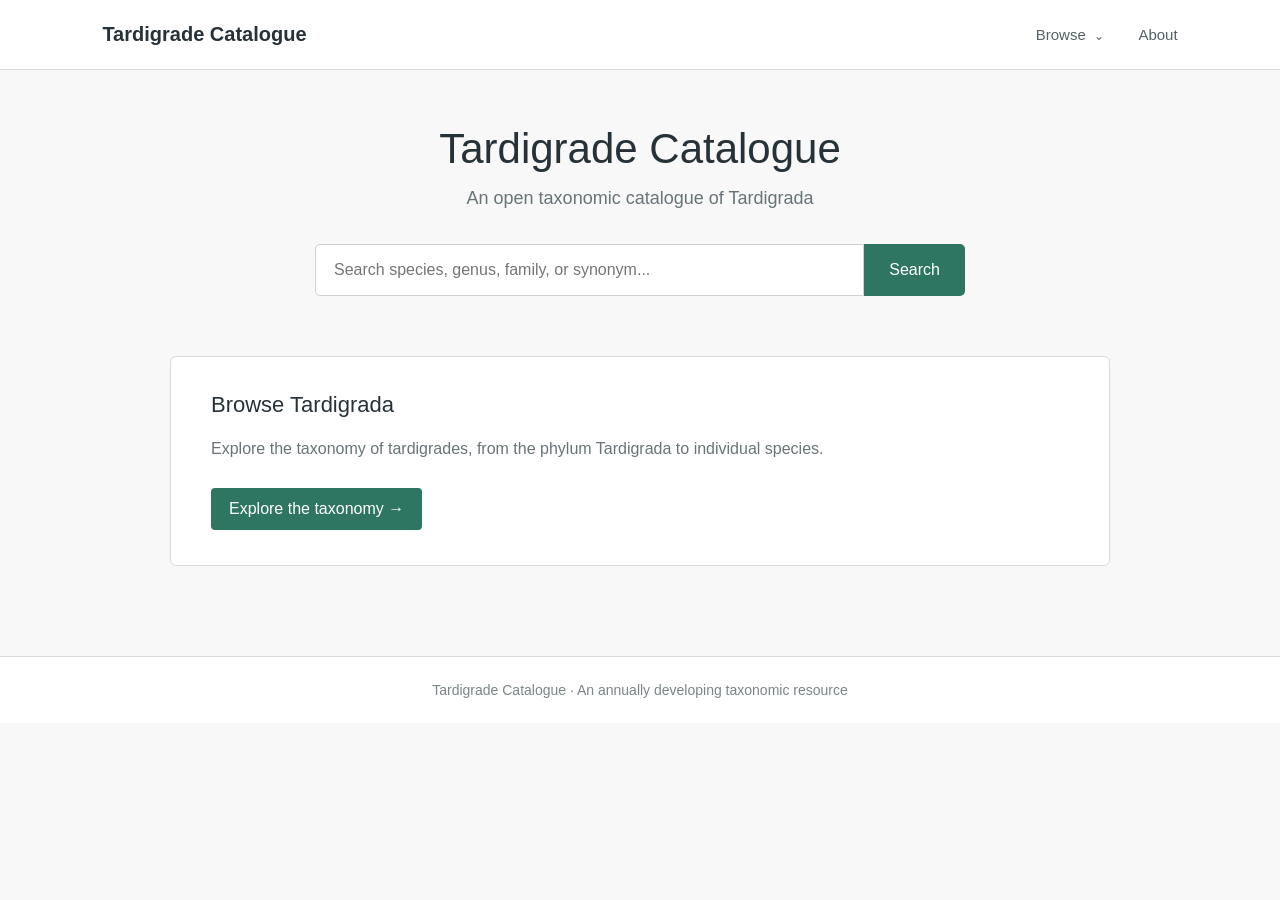
<file: index.html>
<!DOCTYPE html>
<html lang="en">
<head>
    <meta charset="UTF-8">
    <meta name="viewport" content="width=device-width, initial-scale=1.0">
    <title>Tardigrade Catalogue</title>
    <link rel="stylesheet" href="style.css">
</head>

<body>

<header>

    <a class="logo" href="index.html">
        Tardigrade Catalogue
    </a>

    <nav>

        <div class="dropdown">

            <button class="dropdown-button">
                Browse
                <span class="dropdown-arrow">⌄</span>
            </button>

            <div class="dropdown-menu">

                <a href="tardigrada.html">
                    Taxonomy
                </a>

                <a href="anatomy.html">
                    Anatomy
                </a>

                <a href="identification.html">
                    Identification
                </a>

            </div>

        </div>

        <a href="about.html">
            About
        </a>

    </nav>

</header>

<main>

    <section class="intro">
        <h1>Tardigrade Catalogue</h1>

        <p>
            An open taxonomic catalogue of Tardigrada
        </p>

        <div class="search-box">
            <input
                type="text"
                placeholder="Search species, genus, family, or synonym..."
            >

            <button>Search</button>
        </div>
    </section>


    <section class="browse">

        <h2>Browse Tardigrada</h2>

        <p>
            Explore the taxonomy of tardigrades, from the phylum
            Tardigrada to individual species.
        </p>

        <a href="tardigrada.html" class="browse-link">
            Explore the taxonomy →
        </a>

    </section>

</main>

<footer>
    Tardigrade Catalogue · An annually developing taxonomic resource
</footer>

</body>
</html>
</file>
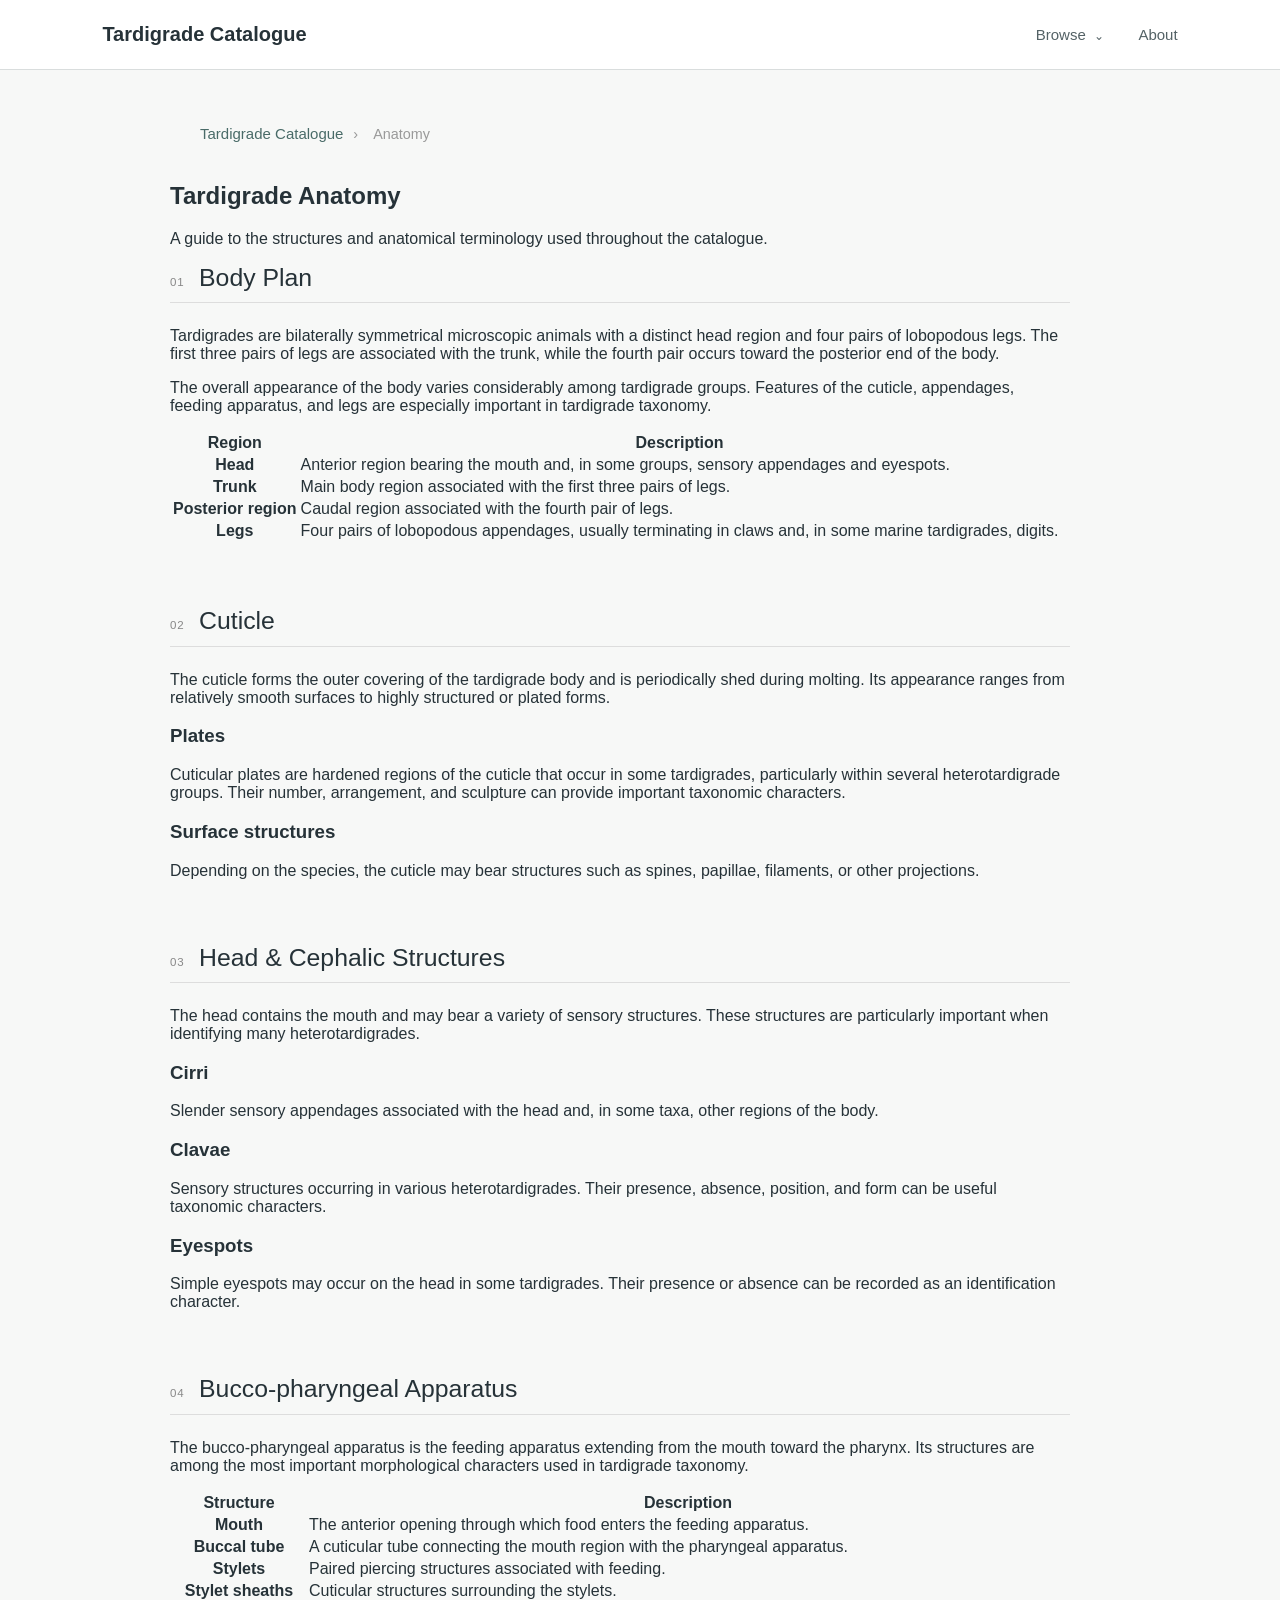
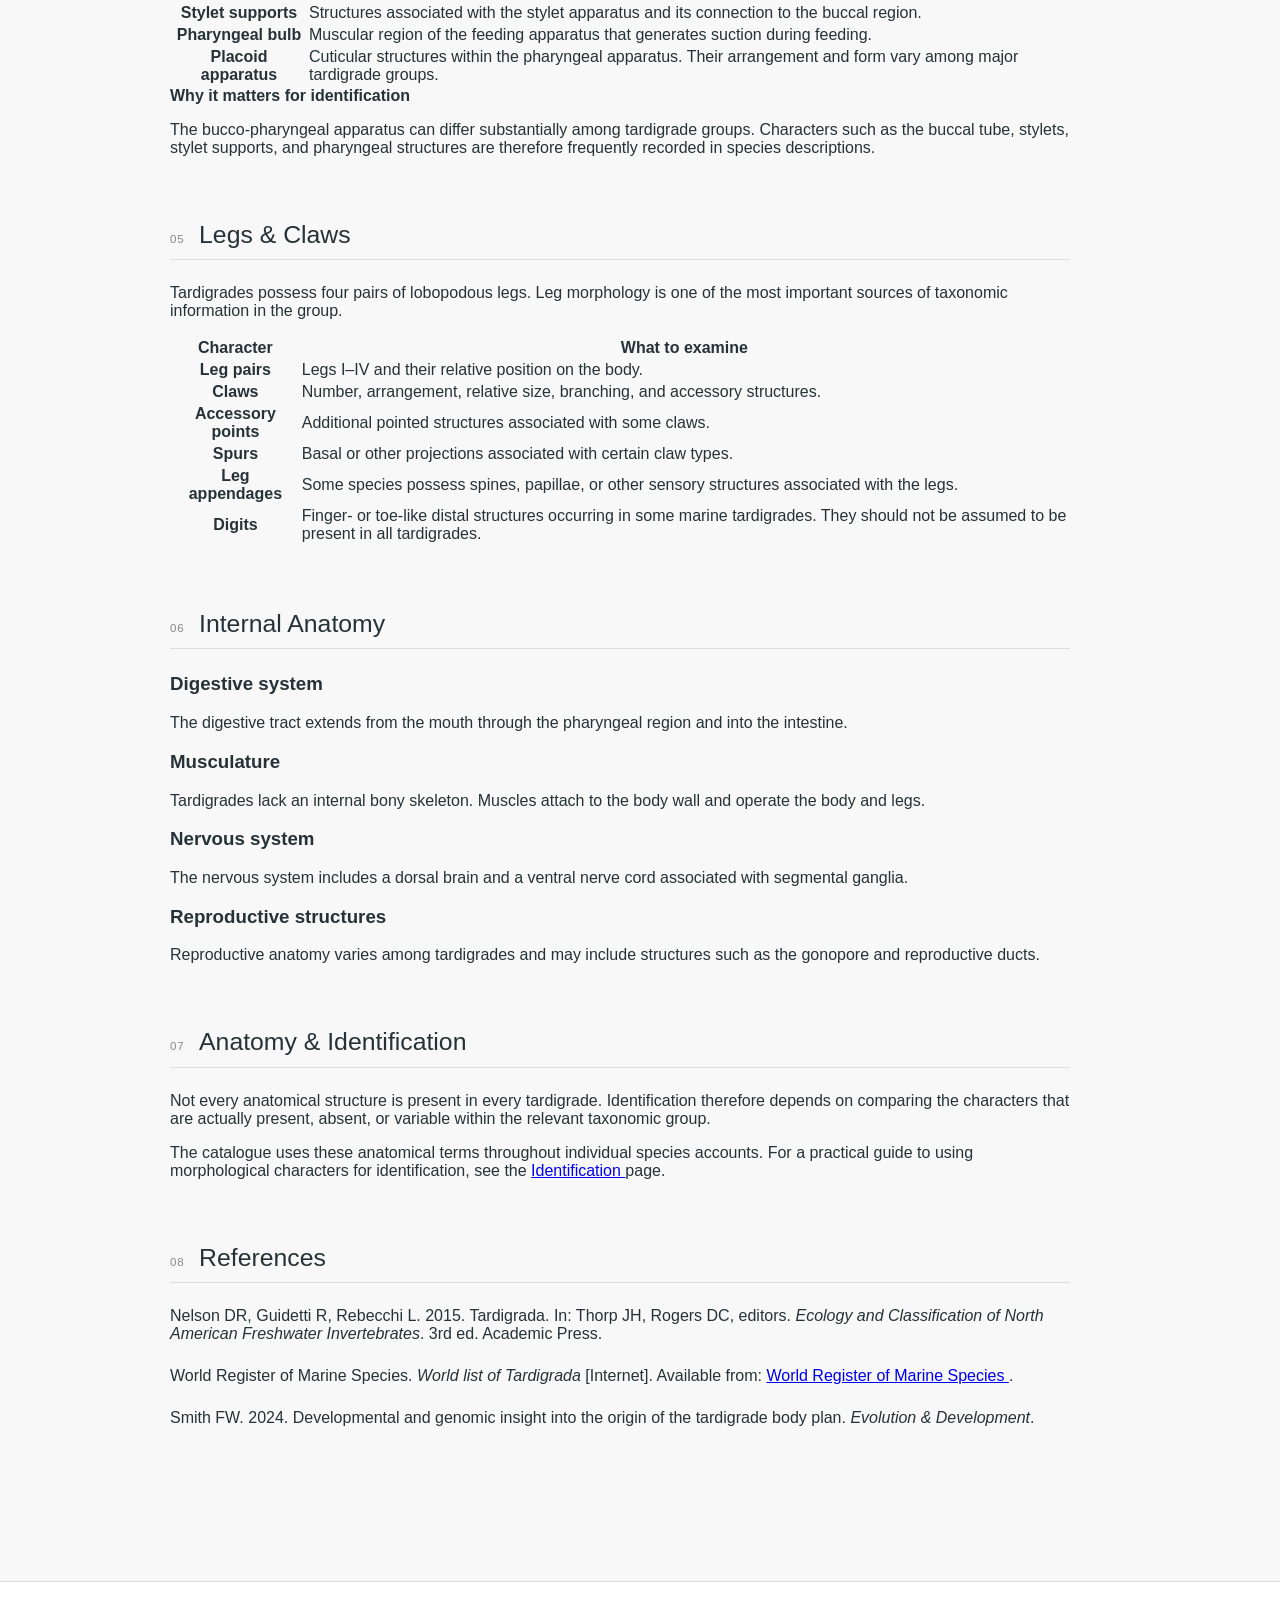
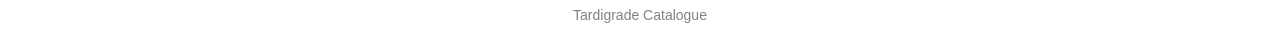
<file: anatomy.html>
<!DOCTYPE html>
<html lang="en">

<head>

    <meta charset="UTF-8">

    <meta
        name="viewport"
        content="width=device-width, initial-scale=1.0"
    >

    <title>Anatomy — Tardigrade Catalogue</title>

    <link
        rel="stylesheet"
        href="style.css"
    >

</head>


<body>


<header>

    <a class="logo" href="index.html">
        Tardigrade Catalogue
    </a>


    <nav>

        <div class="dropdown">

            <button class="dropdown-button">
                Browse
                <span class="dropdown-arrow">⌄</span>
            </button>

            <div class="dropdown-menu">

                <a href="tardigrada.html">
                    Taxonomy
                </a>

                <a href="anatomy.html">
                    Anatomy
                </a>

                <a href="identification.html">
                    Identification
                </a>

            </div>

        </div>


        <a href="about.html">
            About
        </a>

    </nav>

</header>



<main>


    <!-- BREADCRUMB -->

    <nav class="breadcrumb">

        <a href="index.html">
            Tardigrade Catalogue
        </a>

        <span>›</span>

        <span>
            Anatomy
        </span>

    </nav>



    <!-- PAGE INTRODUCTION -->

    <section class="anatomy-intro">

        <div>

            <h1>
                Tardigrade Anatomy
            </h1>

            <p class="page-lead">

                A guide to the structures and anatomical
                terminology used throughout the catalogue.

            </p>

        </div>

    </section>



    <!-- OVERVIEW -->

    <section class="content-section">

        <div class="section-heading">

            <span class="section-number">
                01
            </span>

            <h2>
                Body Plan
            </h2>

        </div>


        <p>

            Tardigrades are bilaterally symmetrical microscopic
            animals with a distinct head region and four pairs
            of lobopodous legs. The first three pairs of legs
            are associated with the trunk, while the fourth pair
            occurs toward the posterior end of the body.

        </p>


        <p>

            The overall appearance of the body varies considerably
            among tardigrade groups. Features of the cuticle,
            appendages, feeding apparatus, and legs are especially
            important in tardigrade taxonomy.

        </p>


        <table class="anatomy-table">

            <thead>

                <tr>

                    <th>
                        Region
                    </th>

                    <th>
                        Description
                    </th>

                </tr>

            </thead>


            <tbody>

                <tr>

                    <th>
                        Head
                    </th>

                    <td>
                        Anterior region bearing the mouth and,
                        in some groups, sensory appendages and
                        eyespots.
                    </td>

                </tr>


                <tr>

                    <th>
                        Trunk
                    </th>

                    <td>
                        Main body region associated with the
                        first three pairs of legs.
                    </td>

                </tr>


                <tr>

                    <th>
                        Posterior region
                    </th>

                    <td>
                        Caudal region associated with the
                        fourth pair of legs.
                    </td>

                </tr>


                <tr>

                    <th>
                        Legs
                    </th>

                    <td>
                        Four pairs of lobopodous appendages,
                        usually terminating in claws and,
                        in some marine tardigrades, digits.
                    </td>

                </tr>

            </tbody>

        </table>

    </section>



    <!-- CUTICLE -->

    <section class="content-section">

        <div class="section-heading">

            <span class="section-number">
                02
            </span>

            <h2>
                Cuticle
            </h2>

        </div>


        <p>

            The cuticle forms the outer covering of the tardigrade
            body and is periodically shed during molting. Its
            appearance ranges from relatively smooth surfaces
            to highly structured or plated forms.

        </p>


        <div class="anatomy-card">

            <h3>
                Plates
            </h3>

            <p>

                Cuticular plates are hardened regions of the
                cuticle that occur in some tardigrades, particularly
                within several heterotardigrade groups. Their
                number, arrangement, and sculpture can provide
                important taxonomic characters.

            </p>

        </div>


        <div class="anatomy-card">

            <h3>
                Surface structures
            </h3>

            <p>

                Depending on the species, the cuticle may bear
                structures such as spines, papillae, filaments,
                or other projections.

            </p>

        </div>

    </section>



    <!-- HEAD -->

    <section class="content-section">

        <div class="section-heading">

            <span class="section-number">
                03
            </span>

            <h2>
                Head &amp; Cephalic Structures
            </h2>

        </div>


        <p>

            The head contains the mouth and may bear a variety
            of sensory structures. These structures are particularly
            important when identifying many heterotardigrades.

        </p>


        <div class="term-list">

            <div class="term">

                <h3>
                    Cirri
                </h3>

                <p>

                    Slender sensory appendages associated with
                    the head and, in some taxa, other regions
                    of the body.

                </p>

            </div>


            <div class="term">

                <h3>
                    Clavae
                </h3>

                <p>

                    Sensory structures occurring in various
                    heterotardigrades. Their presence, absence,
                    position, and form can be useful taxonomic
                    characters.

                </p>

            </div>


            <div class="term">

                <h3>
                    Eyespots
                </h3>

                <p>

                    Simple eyespots may occur on the head in
                    some tardigrades. Their presence or absence
                    can be recorded as an identification character.

                </p>

            </div>

        </div>

    </section>



    <!-- BUCCO-PHARYNGEAL APPARATUS -->

    <section class="content-section">

        <div class="section-heading">

            <span class="section-number">
                04
            </span>

            <h2>
                Bucco-pharyngeal Apparatus
            </h2>

        </div>


        <p>

            The bucco-pharyngeal apparatus is the feeding
            apparatus extending from the mouth toward the
            pharynx. Its structures are among the most important
            morphological characters used in tardigrade taxonomy.

        </p>


        <table class="anatomy-table">

            <thead>

                <tr>

                    <th>
                        Structure
                    </th>

                    <th>
                        Description
                    </th>

                </tr>

            </thead>


            <tbody>

                <tr>

                    <th>
                        Mouth
                    </th>

                    <td>
                        The anterior opening through which
                        food enters the feeding apparatus.
                    </td>

                </tr>


                <tr>

                    <th>
                        Buccal tube
                    </th>

                    <td>
                        A cuticular tube connecting the mouth
                        region with the pharyngeal apparatus.
                    </td>

                </tr>


                <tr>

                    <th>
                        Stylets
                    </th>

                    <td>
                        Paired piercing structures associated
                        with feeding.
                    </td>

                </tr>


                <tr>

                    <th>
                        Stylet sheaths
                    </th>

                    <td>
                        Cuticular structures surrounding the
                        stylets.
                    </td>

                </tr>


                <tr>

                    <th>
                        Stylet supports
                    </th>

                    <td>
                        Structures associated with the stylet
                        apparatus and its connection to the
                        buccal region.
                    </td>

                </tr>


                <tr>

                    <th>
                        Pharyngeal bulb
                    </th>

                    <td>
                        Muscular region of the feeding apparatus
                        that generates suction during feeding.
                    </td>

                </tr>


                <tr>

                    <th>
                        Placoid apparatus
                    </th>

                    <td>
                        Cuticular structures within the pharyngeal
                        apparatus. Their arrangement and form
                        vary among major tardigrade groups.
                    </td>

                </tr>

            </tbody>

        </table>


        <div class="anatomy-note">

            <strong>
                Why it matters for identification
            </strong>

            <p>

                The bucco-pharyngeal apparatus can differ
                substantially among tardigrade groups. Characters
                such as the buccal tube, stylets, stylet supports,
                and pharyngeal structures are therefore frequently
                recorded in species descriptions.

            </p>

        </div>

    </section>



    <!-- LEGS -->

    <section class="content-section">

        <div class="section-heading">

            <span class="section-number">
                05
            </span>

            <h2>
                Legs &amp; Claws
            </h2>

        </div>


        <p>

            Tardigrades possess four pairs of lobopodous legs.
            Leg morphology is one of the most important sources
            of taxonomic information in the group.

        </p>


        <table class="anatomy-table">

            <thead>

                <tr>

                    <th>
                        Character
                    </th>

                    <th>
                        What to examine
                    </th>

                </tr>

            </thead>


            <tbody>

                <tr>

                    <th>
                        Leg pairs
                    </th>

                    <td>
                        Legs I–IV and their relative position
                        on the body.
                    </td>

                </tr>


                <tr>

                    <th>
                        Claws
                    </th>

                    <td>
                        Number, arrangement, relative size,
                        branching, and accessory structures.
                    </td>

                </tr>


                <tr>

                    <th>
                        Accessory points
                    </th>

                    <td>
                        Additional pointed structures associated
                        with some claws.
                    </td>

                </tr>


                <tr>

                    <th>
                        Spurs
                    </th>

                    <td>
                        Basal or other projections associated
                        with certain claw types.
                    </td>

                </tr>


                <tr>

                    <th>
                        Leg appendages
                    </th>

                    <td>
                        Some species possess spines, papillae,
                        or other sensory structures associated
                        with the legs.
                    </td>

                </tr>


                <tr>

                    <th>
                        Digits
                    </th>

                    <td>
                        Finger- or toe-like distal structures
                        occurring in some marine tardigrades.
                        They should not be assumed to be present
                        in all tardigrades.
                    </td>

                </tr>

            </tbody>

        </table>

    </section>



    <!-- INTERNAL ANATOMY -->

    <section class="content-section">

        <div class="section-heading">

            <span class="section-number">
                06
            </span>

            <h2>
                Internal Anatomy
            </h2>

        </div>


        <div class="term-list">

            <div class="term">

                <h3>
                    Digestive system
                </h3>

                <p>

                    The digestive tract extends from the mouth
                    through the pharyngeal region and into the
                    intestine.

                </p>

            </div>


            <div class="term">

                <h3>
                    Musculature
                </h3>

                <p>

                    Tardigrades lack an internal bony skeleton.
                    Muscles attach to the body wall and operate
                    the body and legs.

                </p>

            </div>


            <div class="term">

                <h3>
                    Nervous system
                </h3>

                <p>

                    The nervous system includes a dorsal brain
                    and a ventral nerve cord associated with
                    segmental ganglia.

                </p>

            </div>


            <div class="term">

                <h3>
                    Reproductive structures
                </h3>

                <p>

                    Reproductive anatomy varies among tardigrades
                    and may include structures such as the gonopore
                    and reproductive ducts.

                </p>

            </div>

        </div>

    </section>



    <!-- ANATOMY AND TAXONOMY -->

    <section class="content-section">

        <div class="section-heading">

            <span class="section-number">
                07
            </span>

            <h2>
                Anatomy &amp; Identification
            </h2>

        </div>


        <p>

            Not every anatomical structure is present in every
            tardigrade. Identification therefore depends on
            comparing the characters that are actually present,
            absent, or variable within the relevant taxonomic
            group.

        </p>


        <p>

            The catalogue uses these anatomical terms throughout
            individual species accounts. For a practical guide
            to using morphological characters for identification,
            see the

            <a href="identification.html">
                Identification
            </a>

            page.

        </p>

    </section>



    <!-- REFERENCES -->

    <section class="content-section">

        <div class="section-heading">

            <span class="section-number">
                08
            </span>

            <h2>
                References
            </h2>

        </div>


        <div class="reference">

            <p>

                Nelson DR, Guidetti R, Rebecchi L. 2015.
                Tardigrada. In: Thorp JH, Rogers DC, editors.
                <i>Ecology and Classification of North American
                Freshwater Invertebrates</i>. 3rd ed.
                Academic Press.

            </p>

        </div>


        <div class="reference">

            <p>

                World Register of Marine Species.
                <i>World list of Tardigrada</i> [Internet].
                Available from:

                <a
                    href="https://www.marinespecies.org/tardigrada/"
                    target="_blank"
                    rel="noopener noreferrer"
                >
                    World Register of Marine Species
                </a>.

            </p>

        </div>


        <div class="reference">

            <p>

                Smith FW. 2024. Developmental and genomic
                insight into the origin of the tardigrade body
                plan. <i>Evolution &amp; Development</i>.

            </p>

        </div>

    </section>


</main>



<footer>

    Tardigrade Catalogue

</footer>


</body>

</html>
</file>
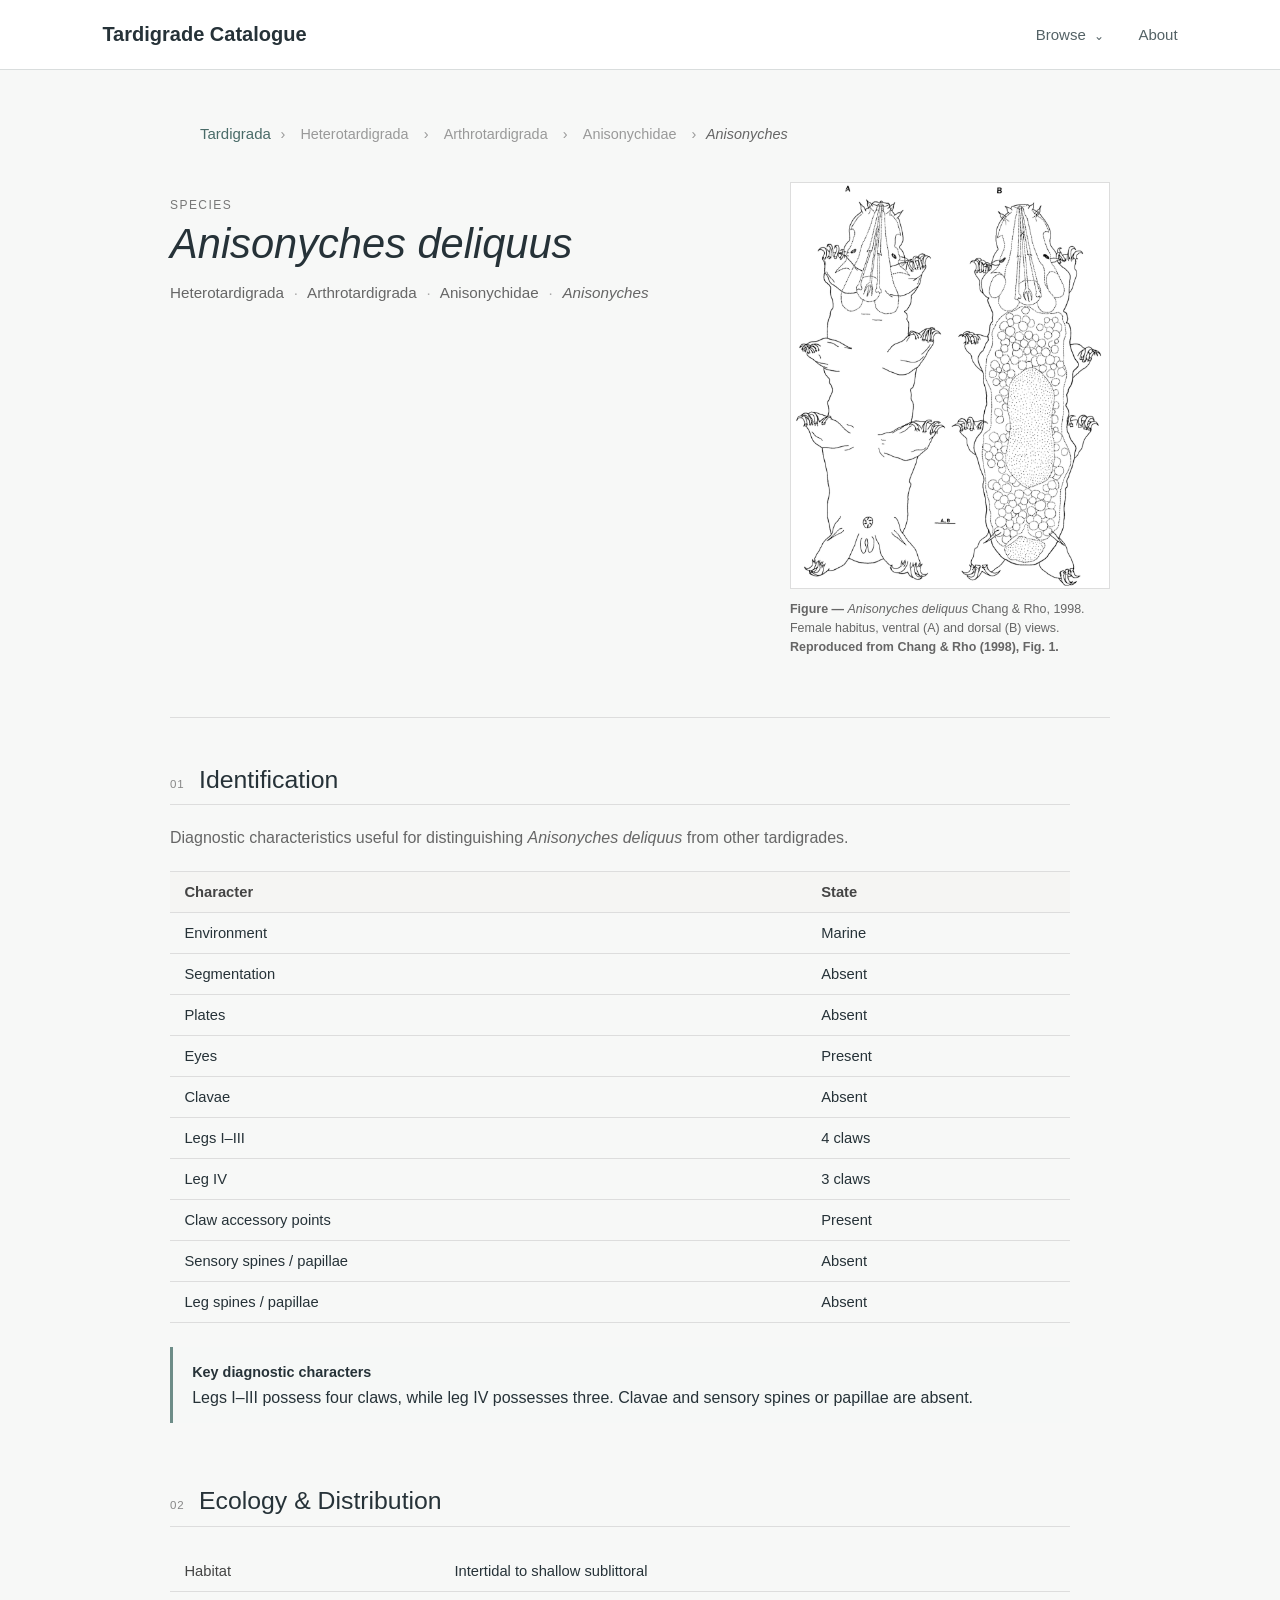
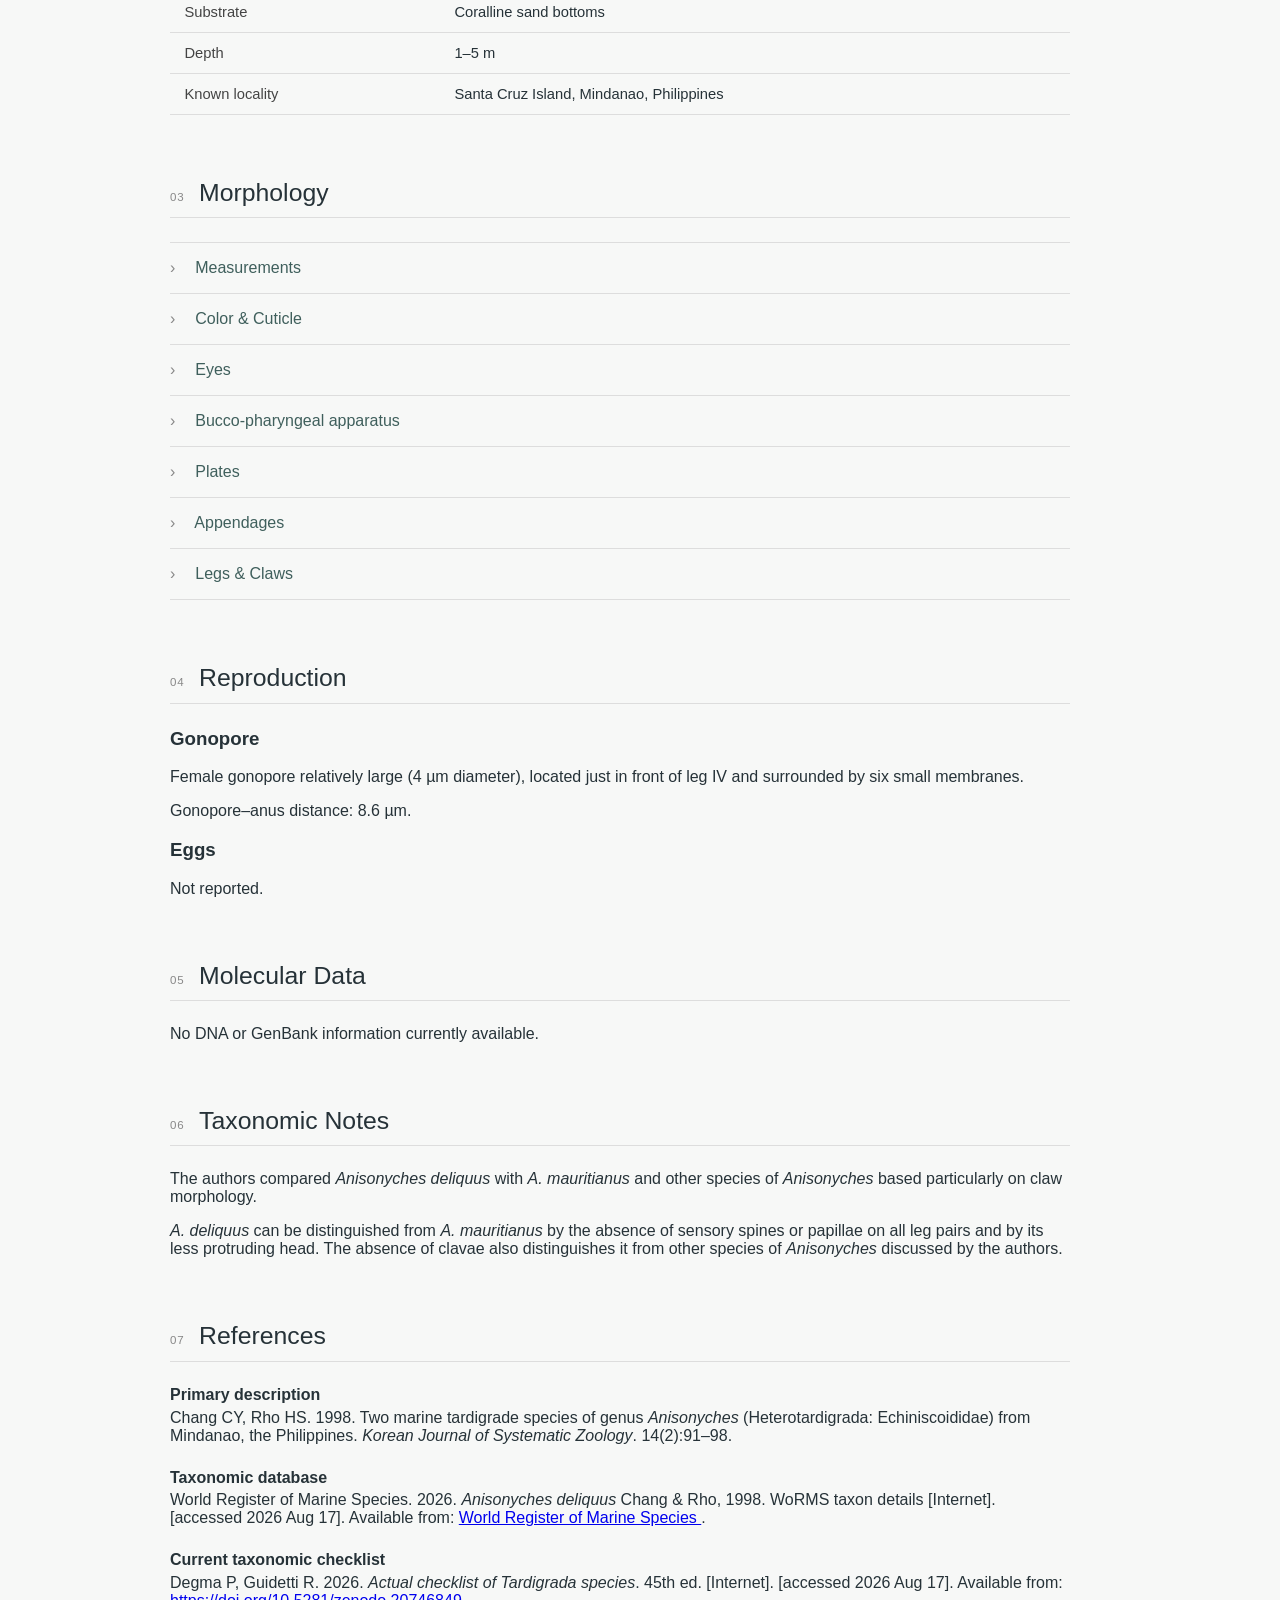
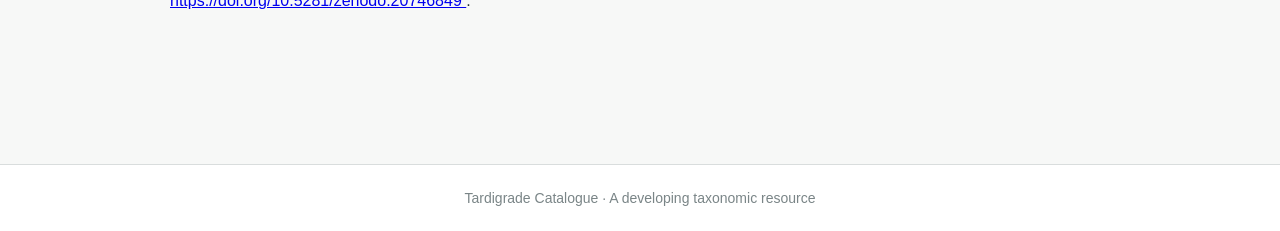
<file: Anisonyches-deliquus.html>
<!DOCTYPE html>
<html lang="en">

<head>

    <meta charset="UTF-8">

    <meta name="viewport" content="width=device-width, initial-scale=1.0">

    <title>Anisonyches deliquus · Tardigrade Catalogue</title>

    <link rel="stylesheet" href="style.css">

</head>


<body>


<header>

    <a class="logo" href="index.html">
        Tardigrade Catalogue
    </a>

    <nav>

        <div class="dropdown">

            <button class="dropdown-button">
                Browse
                <span class="dropdown-arrow">⌄</span>
            </button>

            <div class="dropdown-menu">

                <a href="tardigrada.html">
                    Taxonomy
                </a>

                <a href="anatomy.html">
                    Anatomy
                </a>

                <a href="identification.html">
                    Identification
                </a>

            </div>

        </div>

        <a href="about.html">
            About
        </a>

    </nav>

</header>

<main>


    <!-- BREADCRUMB -->

    <nav class="breadcrumb">

        <a href="index.html">Tardigrada</a>
        <span>›</span>

        <span>
            Heterotardigrada
        </span>
       
        <span>›</span>

        <span>
            Arthrotardigrada
        </span>

        <span>›</span>

        <span>
            Anisonychidae
        </span>

        <span>›</span>

        <i>Anisonyches</i>

    </nav>



    <!-- SPECIES HEADER -->

    <section class="species-intro">

        <div class="species-heading">

            <div class="rank-label">
                Species
            </div>

            <h1>
                <i>Anisonyches deliquus</i>
            </h1>

            <p class="classification">

                Heterotardigrada
                <span>·</span>
                Arthrotardigrada
                <span>·</span>
                Anisonychidae
                <span>·</span>
                <i>Anisonyches</i>

            </p>

        </div>


        <div class="species-image">

    <img
        src="Anisonychesdeliquus.png"
        alt="Anisonyches deliquus"
    >

           <p class="image-caption">

    <strong>Figure —</strong>
    <i>Anisonyches deliquus</i> Chang &amp; Rho, 1998.
    Female habitus, ventral (A) and dorsal (B) views.
    <strong>Reproduced from Chang &amp; Rho (1998), Fig. 1.</strong>

</p>

        </div>

    </section>



<!-- IDENTIFICATION -->

<section class="content-section">

    <div class="section-heading">

        <span class="section-number">
            01
        </span>

        <h2>
            Identification
        </h2>

    </div>


    <p class="section-intro">

        Diagnostic characteristics useful for distinguishing
        <i>Anisonyches deliquus</i> from other tardigrades.

    </p>


    <table class="data-table">

        <thead>

            <tr>

                <th>
                    Character
                </th>

                <th>
                    State
                </th>

            </tr>

        </thead>


        <tbody>

            <tr>
                <td>Environment</td>
                <td>Marine</td>
            </tr>

            <tr>
                <td>Segmentation</td>
                <td>Absent</td>
            </tr>

            <tr>
                <td>Plates</td>
                <td>Absent</td>
            </tr>

            <tr>
                <td>Eyes</td>
                <td>Present</td>
            </tr>

            <tr>
                <td>Clavae</td>
                <td>Absent</td>
            </tr>

            <tr>
                <td>Legs I–III</td>
                <td>4 claws</td>
            </tr>

            <tr>
                <td>Leg IV</td>
                <td>3 claws</td>
            </tr>

            <tr>
                <td>Claw accessory points</td>
                <td>Present</td>
            </tr>

            <tr>
                <td>Sensory spines / papillae</td>
                <td>Absent</td>
            </tr>

            <tr>
                <td>Leg spines / papillae</td>
                <td>Absent</td>
            </tr>

        </tbody>

    </table>


    <div class="diagnostic-note">

        <strong>Key diagnostic characters</strong>

        <p>

            Legs I–III possess four claws, while leg IV
            possesses three. Clavae and sensory spines or
            papillae are absent.

        </p>

    </div>

</section>



    <!-- ECOLOGY -->

    <section class="content-section">

        <div class="section-heading">

            <span class="section-number">
                02
            </span>

            <h2>
                Ecology &amp; Distribution
            </h2>

        </div>


        <table class="data-table">

            <tbody>

                <tr>
                    <th>Habitat</th>
                    <td>
                        Intertidal to shallow sublittoral
                    </td>
                </tr>

                <tr>
                    <th>Substrate</th>
                    <td>
                        Coralline sand bottoms
                    </td>
                </tr>

                <tr>
                    <th>Depth</th>
                    <td>
                        1–5 m
                    </td>
                </tr>

                <tr>
                    <th>Known locality</th>
                    <td>
                        Santa Cruz Island, Mindanao,
                        Philippines
                    </td>
                </tr>

            </tbody>

        </table>

    </section>



    <!-- MORPHOLOGY -->

    <section class="content-section">

        <div class="section-heading">

            <span class="section-number">
                03
            </span>

            <h2>
                Morphology
            </h2>

        </div>



        <!-- MEASUREMENTS -->

        <details class="subsection">

            <summary>
                Measurements
            </summary>


            <table class="data-table">

                <thead>

                    <tr>

                        <th>
                            Character
                        </th>

                        <th>
                            Measurement
                        </th>

                        <th>
                            Material
                        </th>

                    </tr>

                </thead>


                <tbody>

                    <tr>
                        <td>Body length</td>
                        <td>141 µm</td>
                        <td>Holotype</td>
                    </tr>

                    <tr>
                        <td>Body width</td>
                        <td>40.1 µm</td>
                        <td>Holotype</td>
                    </tr>

                    <tr>
                        <td>Buccal tube</td>
                        <td>32.1 µm</td>
                        <td>Holotype</td>
                    </tr>

                    <tr>
                        <td>Pharyngeal bulb</td>
                        <td>9.4 × 9.5 µm</td>
                        <td>Holotype</td>
                    </tr>

                    <tr>
                        <td>Stylets with sheaths</td>
                        <td>35 µm</td>
                        <td>Holotype</td>
                    </tr>

                    <tr>
                        <td>Median cephalic cirrus</td>
                        <td>2.4 µm</td>
                        <td>Holotype</td>
                    </tr>

                    <tr>
                        <td>Internal cirri</td>
                        <td>3.2 µm</td>
                        <td>Holotype</td>
                    </tr>

                    <tr>
                        <td>External cirri</td>
                        <td>4.2 µm</td>
                        <td>Holotype</td>
                    </tr>

                    <tr>
                        <td>Lateral cirri</td>
                        <td>5.8 µm</td>
                        <td>Holotype</td>
                    </tr>

                    <tr>
                        <td>Cirrus E</td>
                        <td>7.7 µm</td>
                        <td>Holotype</td>
                    </tr>

                    <tr>
                        <td>Gonopore</td>
                        <td>4 µm diameter</td>
                        <td>Holotype</td>
                    </tr>

                    <tr>
                        <td>Gonopore–anus distance</td>
                        <td>8.6 µm</td>
                        <td>Holotype</td>
                    </tr>

                </tbody>

            </table>

        </details>



        <!-- COLOR -->

        <details class="subsection">

            <summary>
                Color &amp; Cuticle
            </summary>

            <h3>Color</h3>

            <p>
                Cuticle is transparent or yellowish.
            </p>


            <h3>Cuticle</h3>

            <p>
                Smooth, with no plates or dots.
            </p>

        </details>



        <!-- EYES -->

        <details class="subsection">

            <summary>
                Eyes
            </summary>

            <p>
                Eye spots black.
            </p>

        </details>



        <!-- BUCCO-PHARYNGEAL -->

        <details class="subsection">

            <summary>
                Bucco-pharyngeal apparatus
            </summary>

            <ul>

                <li>
                    Mouth subterminal and protruding,
                    with telescopic division.
                </li>

                <li>
                    Buccal tube very long and narrow
                    (32.1 µm).
                </li>

                <li>
                    Pharyngeal bulb small and spherical
                    (9.4 × 9.5 µm).
                </li>

                <li>
                    Three short placoids (≈5 µm).
                </li>

                <li>
                    Stylets with sheaths 35 µm long,
                    ending in piercing tips.
                </li>

                <li>
                    Stylet supports absent.
                </li>

            </ul>

        </details>



        <!-- PLATES -->

        <details class="subsection">

            <summary>
                Plates
            </summary>

            <ul>

                <li>
                    Plates absent.
                </li>

                <li>
                    Anus covered by two large lateral plates.
                </li>

            </ul>

        </details>



        <!-- APPENDAGES -->

        <details class="subsection">

            <summary>
                Appendages
            </summary>


            <h3>Head</h3>

            <ul>

                <li>
                    Median cephalic cirrus: 2.4 µm.
                </li>

                <li>
                    Internal cirri: 3.2 µm.
                </li>

                <li>
                    External cirri: 4.2 µm.
                </li>

                <li>
                    Lateral cirri: 5.8 µm.
                </li>

                <li>
                    Primary and secondary clavae absent.
                </li>

            </ul>


            <h3>Dorsal</h3>

            <ul>

                <li>
                    Cirrus E relatively long (7.7 µm).
                </li>

                <li>
                    Located just above leg IV.
                </li>

                <li>
                    Bases simple, without peduncles or
                    accordion-like structures.
                </li>

            </ul>

        </details>



        <!-- LEGS -->

        <details class="subsection">

            <summary>
                Legs &amp; Claws
            </summary>


            <h3>Legs</h3>

            <p>

                Stubby and non-telescopic, lacking spines
                or papillae. Claws attach directly to the
                leg without toes.

            </p>


            <h3>Claws</h3>

            <ul>

                <li>
                    Legs I–III with four claws.
                </li>

                <li>
                    The two middle claws are larger and
                    have an apical accessory point.
                </li>

                <li>
                    Basal spurs stout and slightly curved.
                </li>

                <li>
                    Leg IV with three claws.
                </li>

                <li>
                    The inner two claws are slightly larger
                    and also have accessory points.
                </li>

            </ul>

        </details>

    </section>



    <!-- REPRODUCTION -->

    <section class="content-section">

        <div class="section-heading">

            <span class="section-number">
                04
            </span>

            <h2>
                Reproduction
            </h2>

        </div>


        <h3>Gonopore</h3>

        <p>

            Female gonopore relatively large
            (4 µm diameter), located just in front
            of leg IV and surrounded by six small
            membranes.

        </p>


        <p>

            Gonopore–anus distance: 8.6 µm.

        </p>


        <h3>Eggs</h3>

        <p>
            Not reported.
        </p>

    </section>



    <!-- MOLECULAR DATA -->

    <section class="content-section">

        <div class="section-heading">

            <span class="section-number">
                05
            </span>

            <h2>
                Molecular Data
            </h2>

        </div>


        <p>
            No DNA or GenBank information currently available.
        </p>

    </section>



    <!-- TAXONOMIC NOTES -->

    <section class="content-section">

        <div class="section-heading">

            <span class="section-number">
                06
            </span>

            <h2>
                Taxonomic Notes
            </h2>

        </div>


        <p>

          The authors compared 
          <i>Anisonyches deliquus</i> with <i>A. mauritianus</i> 
          and other species of <i>Anisonyches</i> 
          based particularly on claw morphology.
   
        </p>


        <p>

           <i>A. deliquus</i> can be distinguished from 
           <i>A. mauritianus</i> by the absence of sensory 
           spines or papillae on all leg pairs and by its 
           less protruding head. The absence of clavae also 
           distinguishes it from other species of
           <i>Anisonyches</i> discussed by the authors.
     
        </p>

    </section>



 <!-- REFERENCES -->

<section class="content-section">

    <div class="section-heading">

        <span class="section-number">
            07
        </span>

        <h2>
            References
        </h2>

    </div>


    <!-- Primary description -->

    <div class="reference">

        <p>
            <strong>Primary description</strong>
        </p>

        <p>
            Chang CY, Rho HS. 1998. Two marine tardigrade species of
            genus <i>Anisonyches</i> (Heterotardigrada: Echiniscoididae)
            from Mindanao, the Philippines.
            <i>Korean Journal of Systematic Zoology</i>.
            14(2):91–98.
        </p>

    </div>


    <div class="reference">

    <p>
        <strong>Taxonomic database</strong>
    </p>

    <p>
        World Register of Marine Species. 2026.
        <i>Anisonyches deliquus</i> Chang &amp; Rho, 1998.
        WoRMS taxon details [Internet].
        [accessed 2026 Aug 17].
        Available from:
        <a
            href="https://www.marinespecies.org/aphia.php?p=taxdetails&id=342724"
            target="_blank"
            rel="noopener noreferrer"
        >
            World Register of Marine Species
        </a>.
    </p>

</div>

    <!-- Current taxonomic checklist -->

<div class="reference">

    <p>
        <strong>Current taxonomic checklist</strong>
    </p>

    <p>
        Degma P, Guidetti R. 2026.
        <i>Actual checklist of Tardigrada species</i>.
        45th ed. [Internet].
        [accessed 2026 Aug 17].
        Available from:
        <a href="https://doi.org/10.5281/zenodo.20746849">
            https://doi.org/10.5281/zenodo.20746849
        </a>.
    </p>

</div>

    </section>


</main>



<footer>

    Tardigrade Catalogue · A developing taxonomic resource

</footer>


</body>

</html>
</file>
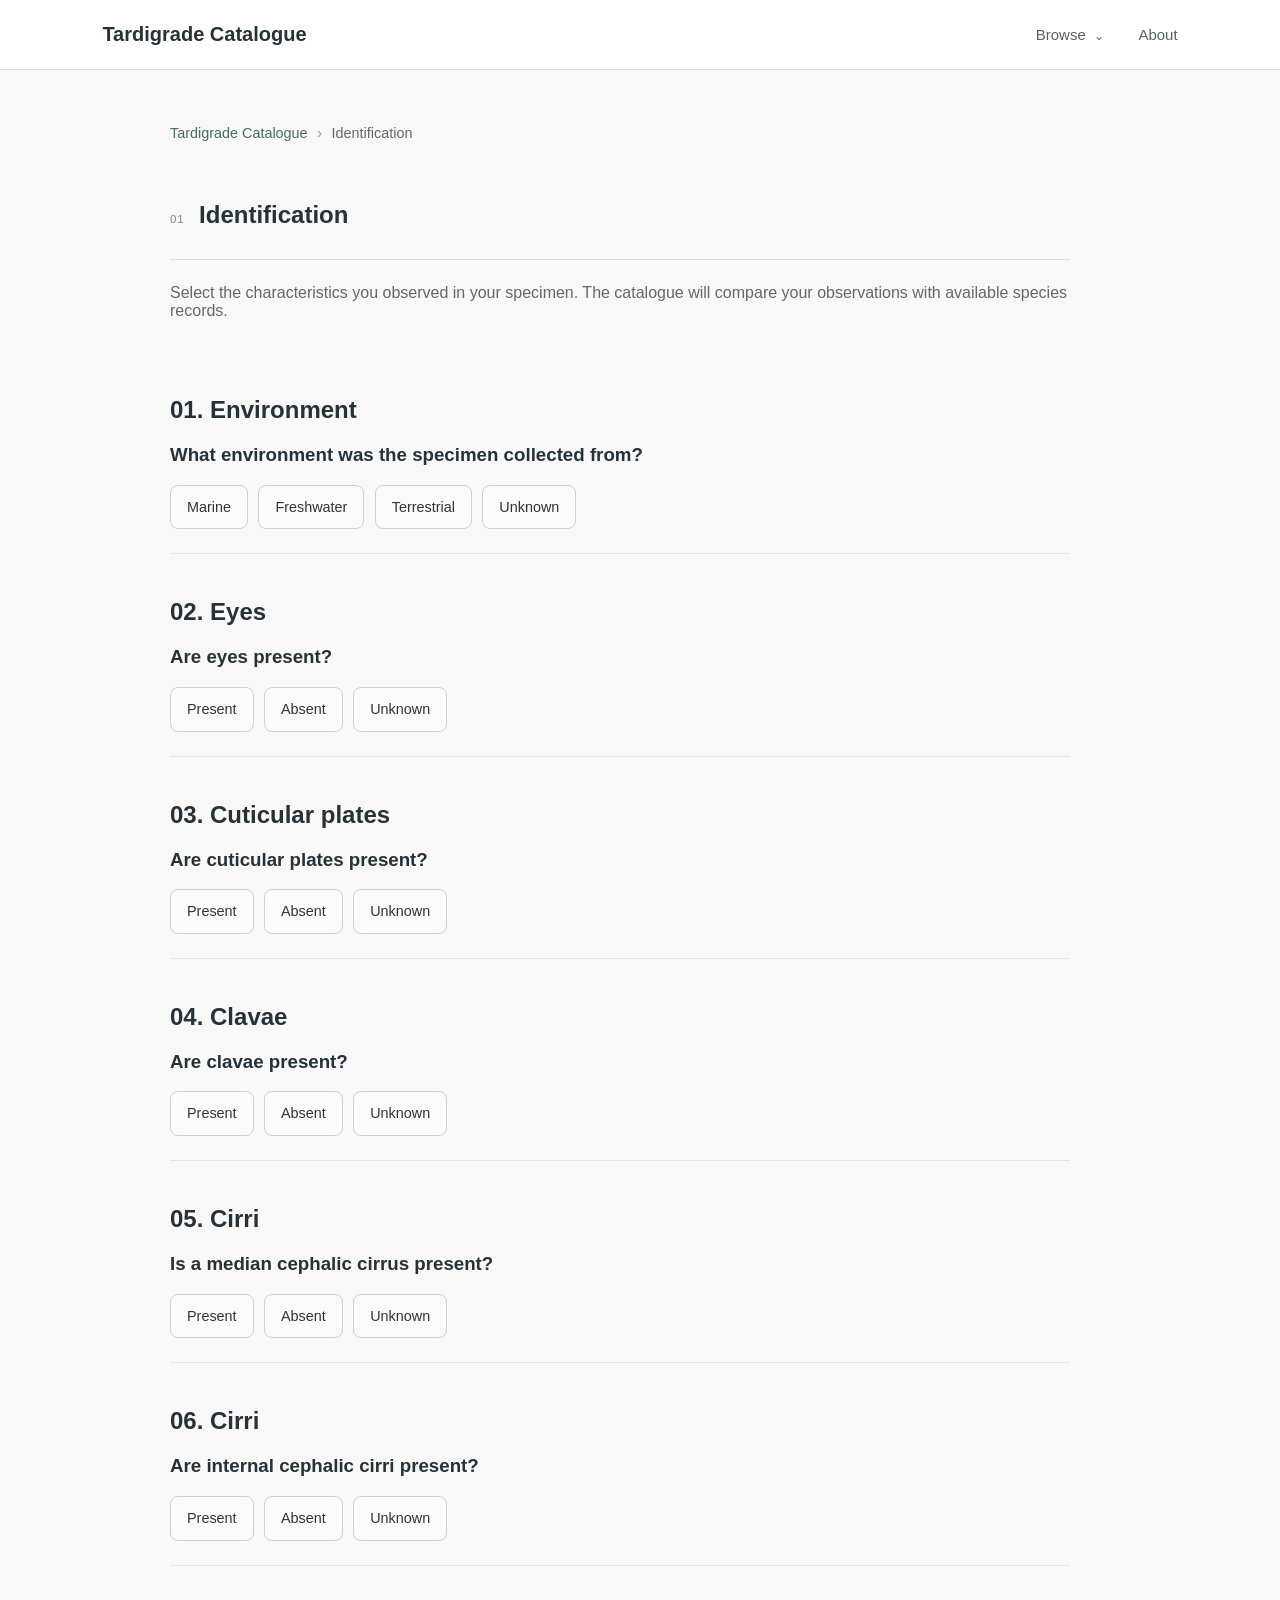
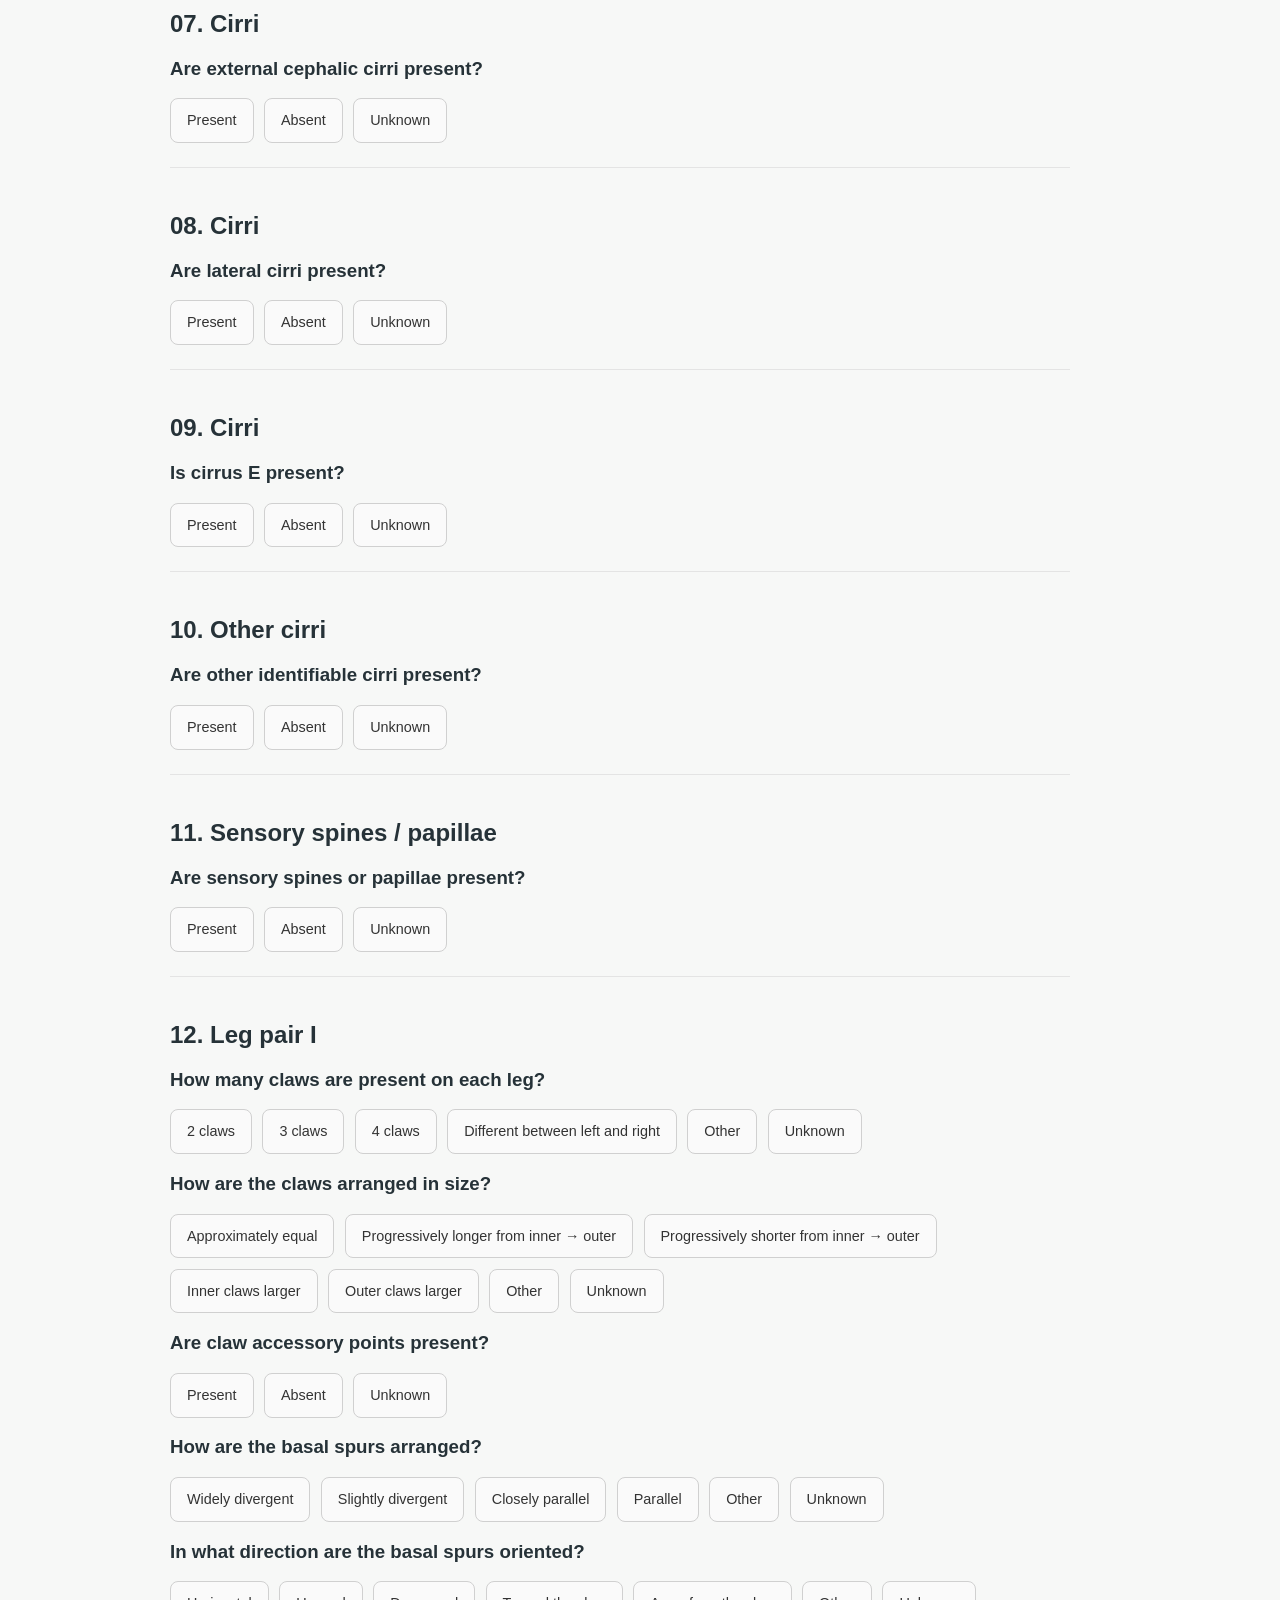
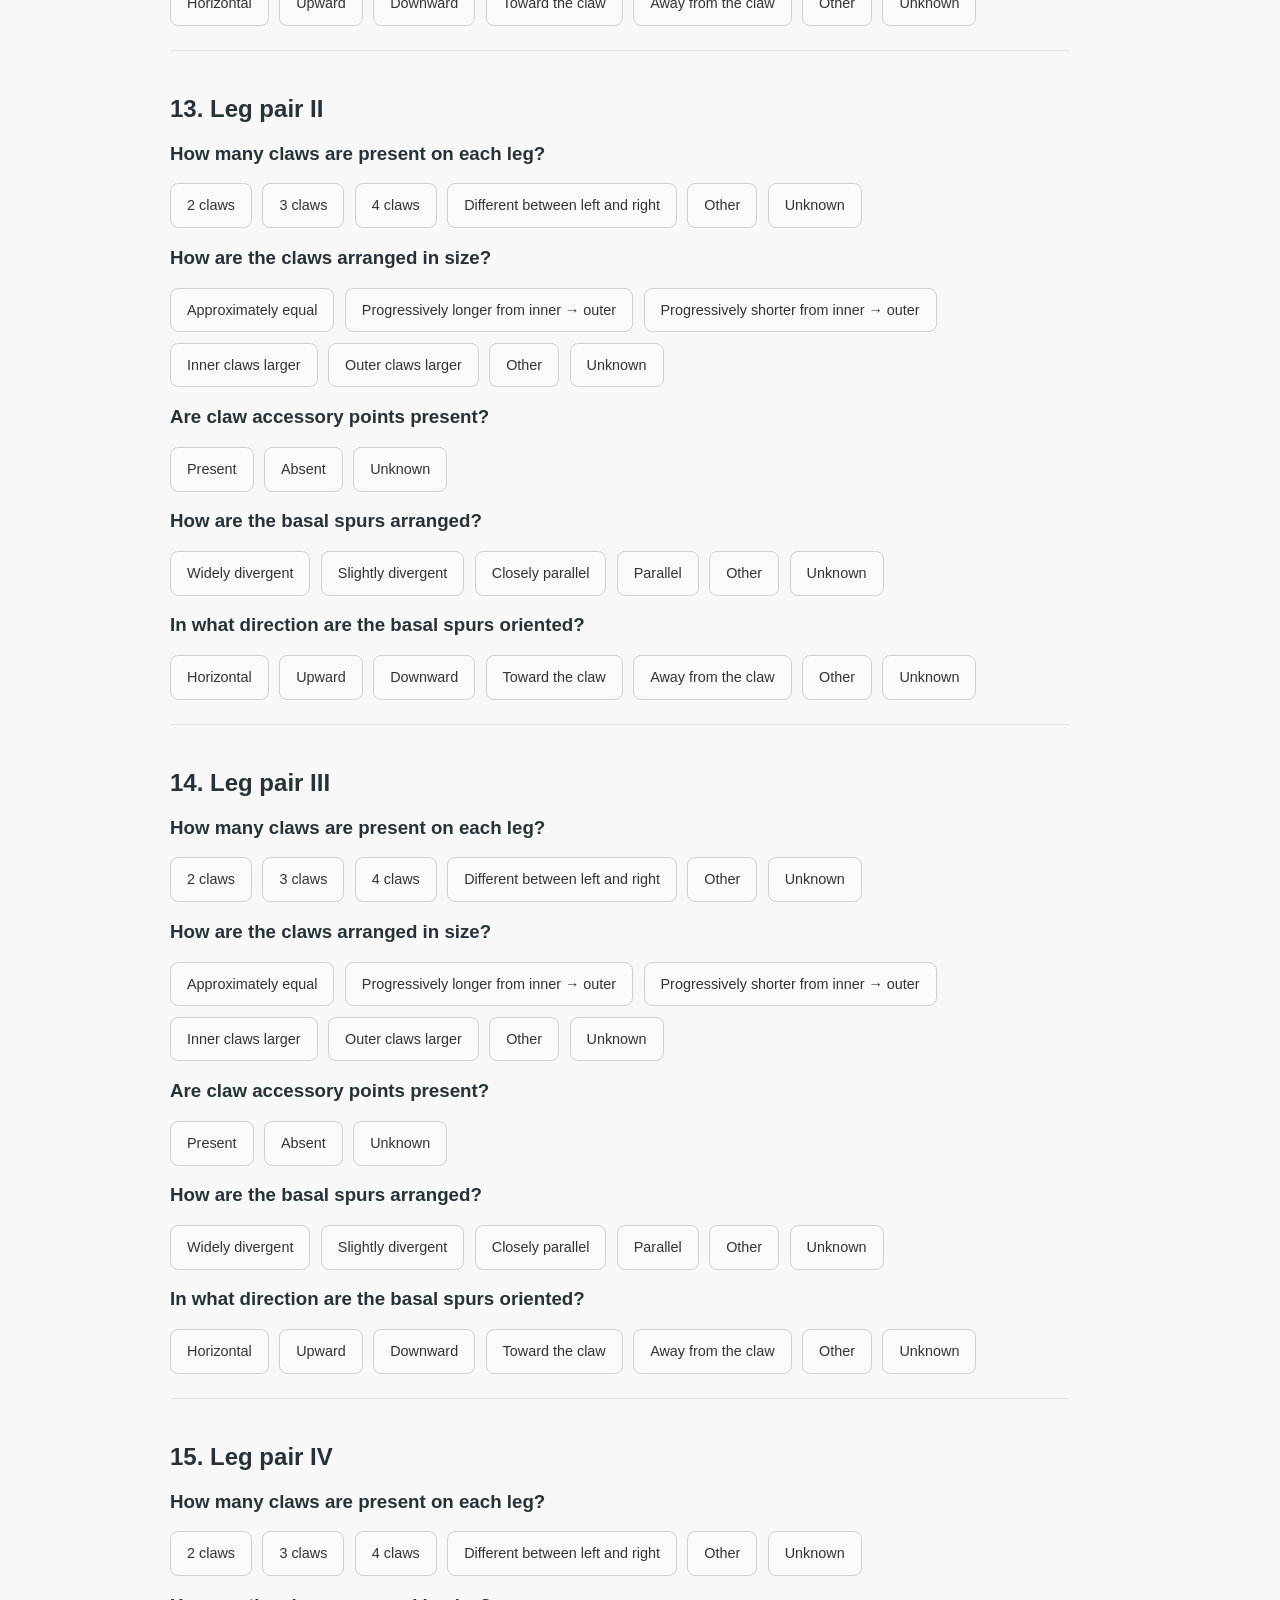
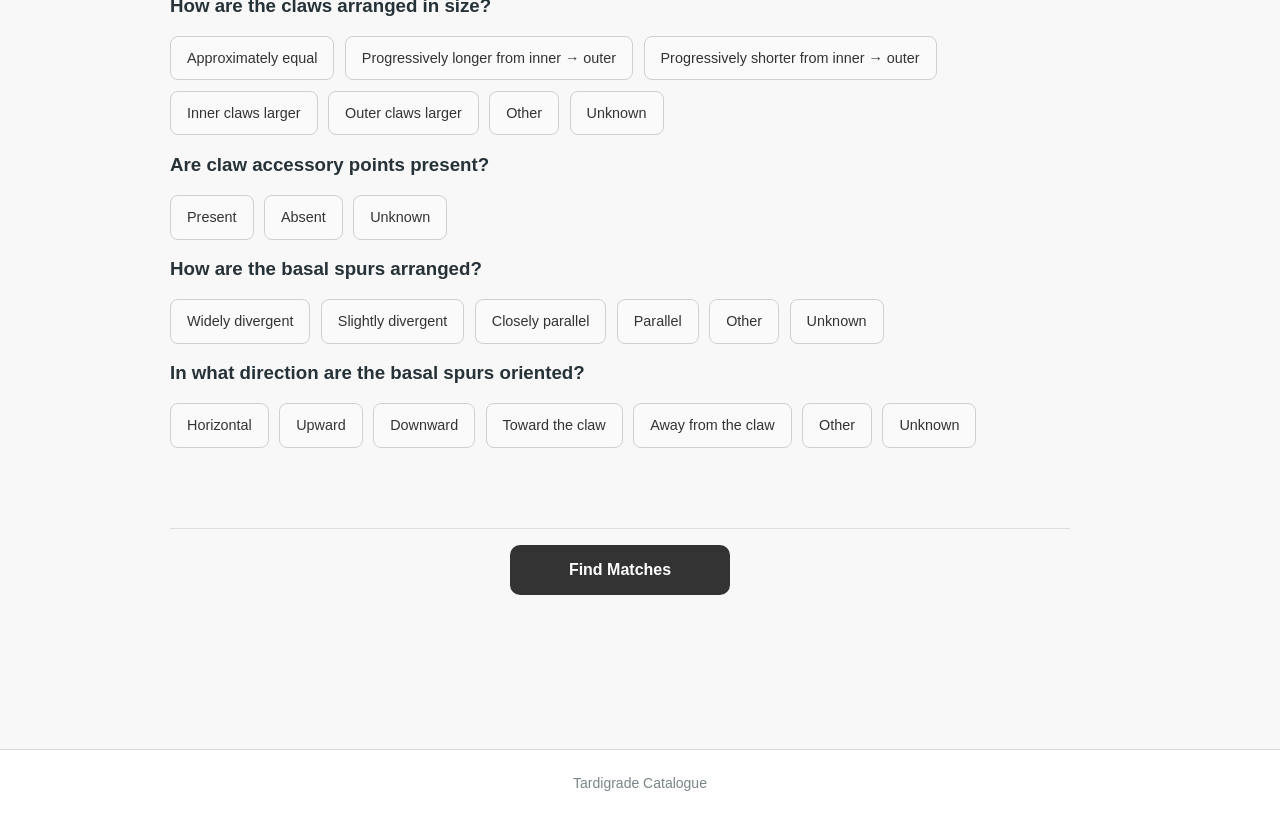
<file: identification.html>
<!DOCTYPE html>

<html lang="en">

<head>

    <meta charset="UTF-8">

    <title>Tardigrade Identification</title>

    <link rel="stylesheet" href="style.css">

</head>


<body>

<header>

    <a class="logo" href="index.html">
        Tardigrade Catalogue
    </a>

    <nav>

        <div class="dropdown">

            <button class="dropdown-button">
                Browse
                <span class="dropdown-arrow">⌄</span>
            </button>

            <div class="dropdown-menu">

                <a href="tardigrada.html">
                    Taxonomy
                </a>

                <a href="anatomy.html">
                    Anatomy
                </a>

                <a href="identification.html">
                    Identification
                </a>

            </div>

        </div>

        <a href="about.html">
            About
        </a>

    </nav>

</header>


<main>

    <div class="breadcrumb">

        <a href="index.html">
            Tardigrade Catalogue
        </a>

        <span>›</span>

        Identification

    </div>


    <section class="content-section">

        <div class="section-heading">

            <span class="section-number">
                01
            </span>

            <h1>
                Identification
            </h1>

        </div>


        <p class="section-intro">

            Select the characteristics you observed in your specimen.
            The catalogue will compare your observations with available
            species records.

        </p>


        <div id="questions" class="identifier-container">

            <!-- JavaScript will put questions here -->

        </div>


        <div id="results">

            <!-- JavaScript will put results here -->

        </div>

    </section>

</main>


<footer>

    Tardigrade Catalogue

</footer>


<script src="identification.js"></script>

</body>

</html>
</file>
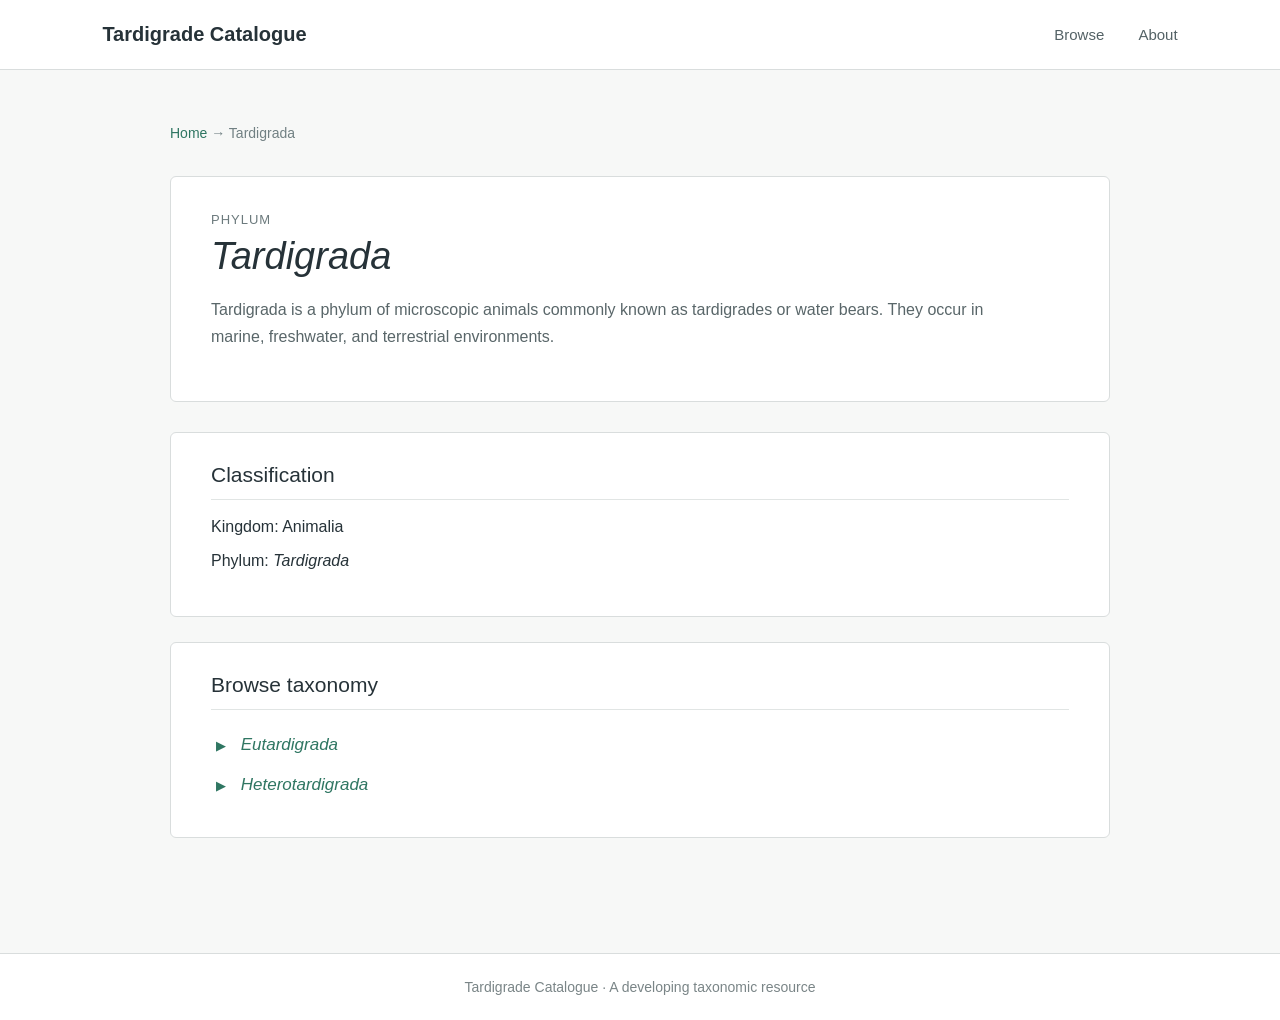
<file: Tardigrada.html>
<!DOCTYPE html>
<html lang="en">

<head>

    <meta charset="UTF-8">
    <meta name="viewport" content="width=device-width, initial-scale=1.0">

    <title>Tardigrada | Tardigrade Catalogue</title>

    <style>

        * {
            box-sizing: border-box;
        }

        body {
            margin: 0;
            font-family: Arial, Helvetica, sans-serif;
            color: #263238;
            background-color: #f7f8f7;
        }

        header {
            background-color: white;
            border-bottom: 1px solid #d9dddd;
            padding: 0 8%;
            height: 70px;

            display: flex;
            align-items: center;
            justify-content: space-between;
        }

        .logo {
            font-size: 20px;
            font-weight: 600;
            color: #263238;
            text-decoration: none;
        }

        nav a {
            margin-left: 30px;
            text-decoration: none;
            color: #546266;
            font-size: 15px;
        }

        nav a:hover {
            color: #2f7662;
        }


        main {
            max-width: 1000px;
            margin: 0 auto;
            padding: 55px 30px 90px;
        }


        .breadcrumb {
            font-size: 14px;
            margin-bottom: 35px;
            color: #718083;
        }

        .breadcrumb a {
            color: #2f7662;
            text-decoration: none;
        }


        .taxon-header {
            background-color: white;
            border: 1px solid #d9dddd;
            border-radius: 6px;

            padding: 35px 40px;
            margin-bottom: 30px;
        }

        .rank {
            text-transform: uppercase;
            font-size: 13px;
            letter-spacing: 1px;
            color: #6c7a7d;
            margin-bottom: 8px;
        }

        h1 {
            font-size: 38px;
            font-weight: 500;
            margin: 0 0 18px;
        }

        .description {
            color: #596669;
            line-height: 1.7;
            max-width: 800px;
        }


        .section {
            background-color: white;
            border: 1px solid #d9dddd;
            border-radius: 6px;

            padding: 30px 40px;
            margin-bottom: 25px;
        }

        .section h2 {
            font-size: 21px;
            font-weight: 500;

            margin-top: 0;
            padding-bottom: 12px;

            border-bottom: 1px solid #e1e5e4;
        }


        /* TAXONOMY TREE */

        .taxonomy {
            margin-top: 10px;
        }

        .taxon {
            margin: 4px 0;
        }

        .taxon-button {
            background: none;
            border: none;

            font-family: inherit;
            font-size: 17px;

            color: #2f7662;

            cursor: pointer;

            padding: 8px 5px;

            text-align: left;
        }

        .taxon-button:hover {
            background-color: #f1f5f3;
        }

        .arrow {
            display: inline-block;

            width: 20px;

            font-size: 13px;
        }

        .children {
            display: none;

            margin-left: 25px;

            border-left: 1px solid #d9dddd;

            padding-left: 15px;
        }

        .children.open {
            display: block;
        }


        /* SPECIES LINKS */

        .species {
            display: block;

            padding: 8px 5px;

            color: #2f7662;

            text-decoration: none;

            font-size: 16px;
        }

        .species:hover {
            background-color: #f1f5f3;
        }


        footer {
            border-top: 1px solid #d9dddd;

            background-color: white;

            padding: 25px 8%;

            color: #7a8587;

            font-size: 14px;

            text-align: center;
        }

    </style>

</head>


<body>


<header>

    <a href="index.html" class="logo">
        Tardigrade Catalogue
    </a>

    <nav>

        <a href="tardigrada.html">
            Browse
        </a>

        <a href="#">
            About
        </a>

    </nav>

</header>



<main>


    <div class="breadcrumb">

        <a href="index.html">
            Home
        </a>

        →

        Tardigrada

    </div>



    <section class="taxon-header">

        <div class="rank">
            Phylum
        </div>

        <h1>
            <i>Tardigrada</i>
        </h1>

        <p class="description">

            Tardigrada is a phylum of microscopic animals commonly
            known as tardigrades or water bears. They occur in
            marine, freshwater, and terrestrial environments.

        </p>

    </section>



    <section class="section">

        <h2>
            Classification
        </h2>

        <p>
            Kingdom: Animalia
        </p>

        <p>
            Phylum: <i>Tardigrada</i>
        </p>

    </section>



    <section class="section">

        <h2>
            Browse taxonomy
        </h2>


        <div class="taxonomy">


            <!-- EUTARDIGRADA -->

            <div class="taxon">

                <button class="taxon-button"
                        onclick="toggleTaxon(this)">

                    <span class="arrow">
                        ▶
                    </span>

                    <i>Eutardigrada</i>

                </button>


                <div class="children">


                    <!-- APOCHELA -->

                    <div class="taxon">

                        <button class="taxon-button"
                                onclick="toggleTaxon(this)">

                            <span class="arrow">
                                ▶
                            </span>

                            Apochela

                        </button>


                        <div class="children">

                            <!-- Families will go here -->

                        </div>

                    </div>



                    <!-- PARACHELA -->

                    <div class="taxon">

                        <button class="taxon-button"
                                onclick="toggleTaxon(this)">

                            <span class="arrow">
                                ▶
                            </span>

                            Parachela

                        </button>


                        <div class="children">

                            <!-- Families will go here -->

                        </div>

                    </div>


                </div>

            </div>



            <!-- HETEROTARDIGRADA -->

            <div class="taxon">

                <button class="taxon-button"
                        onclick="toggleTaxon(this)">

                    <span class="arrow">
                        ▶
                    </span>

                    <i>Heterotardigrada</i>

                </button>


                <div class="children">

                    <!-- Orders will go here -->

                </div>

            </div>


        </div>

    </section>


</main>



<footer>

    Tardigrade Catalogue · A developing taxonomic resource

</footer>



<script>

    function toggleTaxon(button) {

        const children = button.nextElementSibling;

        const arrow = button.querySelector(".arrow");


        if (children.classList.contains("open")) {

            children.classList.remove("open");

            arrow.textContent = "▶";

        } else {

            children.classList.add("open");

            arrow.textContent = "▼";

        }

    }

</script>


</body>

</html>
</file>
<file: style.css>
/* =========================================================
   GLOBAL / SITE-WIDE
   These styles are shared by all pages
   ========================================================= */

* {
    box-sizing: border-box;
}

body {
    margin: 0;
    font-family: Arial, Helvetica, sans-serif;
    color: #263238;
    background-color: #f7f8f7;
}

header {
    background-color: #ffffff;
    border-bottom: 1px solid #d9dddd;
    padding: 0 8%;
    height: 70px;

    display: flex;
    align-items: center;
    justify-content: space-between;
}

.logo {
    font-size: 20px;
    font-weight: 600;
    color: #263238;
    text-decoration: none;
}

nav a {
    margin-left: 30px;
    text-decoration: none;
    color: #546266;
    font-size: 15px;
}

/* =========================================================
   HEADER DROPDOWN
   ========================================================= */

.dropdown {
    position: relative;
    display: inline-block;
}

.dropdown-button {
    background: none;
    border: none;
    font-family: inherit;
    font-size: 15px;
    color: #546266;
    cursor: pointer;
    padding: 10px 0;
}

.dropdown-button:hover {
    color: #2f7662;
}

.dropdown-arrow {
    font-size: 12px;
    margin-left: 4px;
}

.dropdown-menu {
    display: none;
    position: absolute;
    top: 100%;
    right: 0;

    min-width: 170px;

    background-color: white;
    border: 1px solid #d9dddd;
    border-radius: 5px;

    padding: 8px 0;

    box-shadow: 0 4px 12px rgba(0, 0, 0, 0.08);

    z-index: 100;
}

.dropdown:hover .dropdown-menu {
    display: block;
}

.dropdown-menu a {
    display: block;
    margin: 0;
    padding: 10px 16px;

    color: #546266;
    text-decoration: none;
    font-size: 14px;
}

.dropdown-menu a:hover {
    background-color: #f1f5f3;
    color: #2f7662;
}

nav a:hover {
    color: #2f7662;
}

main {
    max-width: 1000px;
    margin: 0 auto;
    padding: 55px 30px 90px;
}

footer {
    border-top: 1px solid #d9dddd;
    background-color: #ffffff;
    padding: 25px 8%;
    color: #7a8587;
    font-size: 14px;
    text-align: center;
}



/* =========================================================
   HOMEPAGE — index.html
   ========================================================= */

.intro {
    text-align: center;
    margin-bottom: 60px;
}

.intro h1 {
    font-size: 42px;
    font-weight: 500;
    margin: 0 0 15px;
    color: #263238;
}

.intro p {
    font-size: 18px;
    color: #687477;
    margin: 0;
}


/* Search */

.search-box {
    max-width: 650px;
    margin: 35px auto 0;
    display: flex;
}

.search-box input {
    flex: 1;
    padding: 16px 18px;
    border: 1px solid #cbd2d0;
    border-radius: 5px 0 0 5px;
    font-size: 16px;
    outline: none;
    background: white;
}

.search-box input:focus {
    border-color: #669b8a;
}

.search-box button {
    padding: 0 25px;
    border: none;
    border-radius: 0 5px 5px 0;
    background-color: #2f7662;
    color: white;
    font-size: 16px;
    cursor: pointer;
}

.search-box button:hover {
    background-color: #255f4f;
}


/* Browse box */

.browse {
    background: white;
    border: 1px solid #d9dddd;
    border-radius: 6px;
    padding: 35px 40px;
}

.browse h2 {
    margin-top: 0;
    font-size: 22px;
    font-weight: 500;
}

.browse p {
    color: #687477;
    line-height: 1.6;
}

.browse-link {
    display: inline-block;
    margin-top: 10px;
    padding: 12px 18px;
    background-color: #2f7662;
    color: white;
    text-decoration: none;
    border-radius: 4px;
}

.browse-link:hover {
    background-color: #255f4f;
}



/* =========================================================
   TAXONOMY PAGES — Tardigrada.html
   ========================================================= */

/* Breadcrumb */

.breadcrumb {
    font-size: 14px;
    margin-bottom: 35px;
    color: #718083;
}

.breadcrumb a {
    color: #2f7662;
    text-decoration: none;
}

.breadcrumb a:hover {
    text-decoration: underline;
}


/* Taxon header */

.taxon-header {
    background-color: white;
    border: 1px solid #d9dddd;
    border-radius: 6px;

    padding: 35px 40px;
    margin-bottom: 30px;
}

.rank {
    text-transform: uppercase;
    font-size: 13px;
    letter-spacing: 1px;

    color: #6c7a7d;

    margin-bottom: 8px;
}

.taxon-header h1 {
    font-size: 38px;
    font-weight: 500;

    margin: 0 0 18px;
}

.description {
    color: #596669;
    line-height: 1.7;
    max-width: 800px;
}


/* Taxonomy sections */

.section {
    background-color: white;

    border: 1px solid #d9dddd;
    border-radius: 6px;

    padding: 30px 40px;
    margin-bottom: 25px;
}


.section h2 {
    font-size: 21px;
    font-weight: 500;

    margin-top: 0;
    padding-bottom: 12px;

    border-bottom: 1px solid #e1e5e4;
}


/* Taxonomy tree */

.taxonomy {
    margin-top: 10px;
}

.taxon {
    margin: 4px 0;
}


/* Expandable taxon buttons */

.taxon-button {
    background: none;
    border: none;

    font-family: inherit;
    font-size: 17px;

    color: #2f7662;

    cursor: pointer;

    padding: 8px 5px;

    text-align: left;
}

.taxon-button:hover {
    background-color: #f1f5f3;
}

/* Rank labels */

.rank-label {
    color: #687477;
    font-size: 14px;

    margin-right: 4px;

    text-decoration: none;
}


/* Authorities */

.authority {
    color: #687477;
    font-size: 14px;
    margin-left: 5px;
}


/* Species counts */

.species-count {
    color: #7a8587;
    font-size: 14px;
    margin-left: 5px;
}

/* Expand/collapse arrow */

.arrow {
    display: inline-block;

    width: 20px;

    font-size: 13px;
}


/* Children of taxonomic groups */

.children {
    display: none;

    margin-left: 25px;

    border-left: 1px solid #d9dddd;

    padding-left: 15px;
}

.children.open {
    display: block;
}


/* Species links */

.species-link {
    color: #2f7662;

    font-size: 16px;

    text-decoration: underline;
}

.species-link:hover {
    color: #255f4f;
}



/* =========================================================
   SPECIES PAGES
   ========================================================= */


/* Breadcrumb */

.breadcrumb {
    font-size: 0.9rem;
    color: #666;
    margin-bottom: 2.5rem;
}

.breadcrumb a {
    color: #496b68;
    text-decoration: none;
}

.breadcrumb a:hover {
    text-decoration: underline;
}

.breadcrumb span {
    margin: 0 0.35rem;
    color: #999;
}



/* Species introduction */

.species-intro {
    display: grid;
    grid-template-columns: minmax(0, 1fr) 320px;
    gap: 3rem;
    align-items: start;
    padding-bottom: 3rem;
    border-bottom: 1px solid #ddd;
    margin-bottom: 3rem;
}

.species-heading {
    padding-top: 1rem;
}

.species-heading .rank-label {
    text-transform: uppercase;
    letter-spacing: 0.12em;
    font-size: 0.75rem;
    color: #777;
    margin-bottom: 0.5rem;
}

.species-heading h1 {
    font-size: 2.6rem;
    font-weight: 500;
    margin: 0 0 1rem 0;
}

.classification {
    color: #666;
    font-size: 0.95rem;
}

.classification span {
    margin: 0 0.35rem;
    color: #aaa;
}



/* Species image */

.species-image {
    margin: 0;
}

.species-image img {
    display: block;
    width: 100%;
    height: auto;
    border: 1px solid #ddd;
}

.image-caption {
    font-size: 0.78rem;
    line-height: 1.5;
    color: #666;
    margin-top: 0.7rem;
}

.image-credit {
    color: #888;
}



/* Main sections */

.content-section {
    max-width: 900px;
    margin-bottom: 4rem;
}

.section-heading {
    display: flex;
    align-items: baseline;
    gap: 0.9rem;
    border-bottom: 1px solid #ddd;
    padding-bottom: 0.65rem;
    margin-bottom: 1.5rem;
}

.section-heading h2 {
    margin: 0;
    font-size: 1.55rem;
    font-weight: 500;
}

.section-number {
    font-size: 0.72rem;
    color: #888;
    letter-spacing: 0.08em;
}



/* Section introduction */

.section-intro {
    color: #666;
    margin-bottom: 1.5rem;
}



/* Tables */

.data-table {
    width: 100%;
    border-collapse: collapse;
    font-size: 0.92rem;
}

.data-table th,
.data-table td {
    text-align: left;
    padding: 0.75rem 0.9rem;
    border-bottom: 1px solid #ddd;
    vertical-align: top;
}

.data-table thead th {
    font-weight: 600;
    color: #444;
    background: #f5f5f3;
    border-top: 1px solid #ddd;
}

.data-table tbody th {
    width: 30%;
    font-weight: 500;
    color: #444;
}



/* Diagnostic note */

.diagnostic-note {
    margin-top: 1.5rem;
    padding: 1rem 1.2rem;
    border-left: 3px solid #6d8d88;
    background: #f6f8f7;
}

.diagnostic-note strong {
    font-size: 0.9rem;
}

.diagnostic-note p {
    margin: 0.5rem 0 0;
}



/* Expandable morphology subsections */

.subsection {
    border-top: 1px solid #ddd;
}

.subsection:last-child {
    border-bottom: 1px solid #ddd;
}

.subsection summary {
    cursor: pointer;
    padding: 1rem 0;
    font-size: 1rem;
    font-weight: 500;
    color: #3f5f5c;
    list-style: none;
}

.subsection summary::-webkit-details-marker {
    display: none;
}

.subsection summary::before {
    content: "›";
    display: inline-block;
    width: 1.3rem;
    color: #888;
    transition: transform 0.15s ease;
}

.subsection[open] summary::before {
    transform: rotate(90deg);
}

.subsection > *:not(summary) {
    margin-left: 1.3rem;
}

.subsection p,
.subsection ul,
.subsection table,
.subsection h3 {
    margin-bottom: 1.2rem;
}

.subsection h3 {
    font-size: 1rem;
    font-weight: 600;
}



/* Illustration placeholder */

.illustration-placeholder {
    margin: 2rem 0;
    min-height: 180px;
    display: flex;
    align-items: center;
    justify-content: center;
    border: 1px dashed #bbb;
    background: #fafafa;
    color: #888;
    text-align: center;
}

.illustration-placeholder p {
    margin: 0;
}



/* References */

.reference {
    margin-bottom: 1.5rem;
}

.reference p {
    margin: 0.3rem 0;
}



/* Responsive */

@media (max-width: 700px) {

    .species-intro {
        grid-template-columns: 1fr;
        gap: 2rem;
    }

    .species-heading h1 {
        font-size: 2rem;
    }

    .species-image {
        max-width: 450px;
    }

    .data-table {
        font-size: 0.85rem;
    }

    .data-table th,
    .data-table td {
        padding: 0.6rem;
    }

}


/* =========================================================
   RESPONSIVE DESIGN
   ========================================================= */

@media (max-width: 600px) {

    header {
        padding: 0 20px;
    }

    nav a {
        margin-left: 12px;
    }

    main {
        padding: 60px 20px;
    }

    .intro h1 {
        font-size: 32px;
    }

    .search-box {
        display: block;
    }

    .search-box input {
        width: 100%;
        border-radius: 5px;
    }

    .search-box button {
        width: 100%;
        padding: 14px;
        margin-top: 8px;
        border-radius: 5px;
    }

    .browse {
        padding: 25px;
    }
}

/* =========================================================
   IDENTIFICATION TOOL
   ========================================================= */

#questions {
    max-width: 1000px;
    margin: 2rem auto 0;
}


/* ---------------------------------------------------------
   Major sections
   --------------------------------------------------------- */

.identifier-section {
    margin: 2.5rem 0;
    padding: 2rem;
    border: 1px solid #dcdcdc;
    border-radius: 14px;
    background: #ffffff;
}

.identifier-section-header {
    display: flex;
    align-items: baseline;
    gap: 0.9rem;
    margin-bottom: 1.75rem;
    padding-bottom: 1rem;
    border-bottom: 2px solid #e5e5e5;
}

.identifier-section-number {
    flex: 0 0 auto;
    font-size: 0.8rem;
    font-weight: 700;
    letter-spacing: 0.08em;
    color: #777;
}

.identifier-section-title {
    margin: 0;
    font-size: 1.45rem;
    line-height: 1.2;
}


/* ---------------------------------------------------------
   Individual questions
   --------------------------------------------------------- */

.identifier-question {
    margin: 0;
    padding: 1.5rem 0;
}

.identifier-question + .identifier-question {
    border-top: 1px solid #e4e4e4;
}

.identifier-question-label {
    display: block;
    margin-bottom: 1rem;
    font-size: 1rem;
    font-weight: 600;
    line-height: 1.5;
}


/* ---------------------------------------------------------
   Smaller category heading inside leg sections
   --------------------------------------------------------- */

.identifier-question-category {
    display: block;
    margin: 0 0 0.75rem;
    padding: 0.55rem 0.75rem;
    border-radius: 6px;
    background: #f3f3f1;
    font-size: 0.72rem;
    font-weight: 700;
    letter-spacing: 0.08em;
    text-transform: uppercase;
    color: #666;
}


/* ---------------------------------------------------------
   Answer choices
   --------------------------------------------------------- */

.identifier-options {
    display: flex;
    flex-wrap: wrap;
    gap: 0.65rem;
}

.identifier-options button {
    appearance: none;
    padding: 0.75rem 1rem;

    border: 1px solid #d0d0d0;
    border-radius: 8px;

    background: #fafafa;

    color: #333;
    font-family: inherit;
    font-size: 0.9rem;
    line-height: 1.3;

    cursor: pointer;

    transition:
        background 0.15s ease,
        border-color 0.15s ease,
        transform 0.1s ease;
}

.identifier-options button:hover {
    border-color: #999;
    background: #f3f3f3;
}

.identifier-options button:active {
    transform: translateY(1px);
}

.identifier-options button.selected {
    border-color: #555;
    background: #e8e8e5;
    font-weight: 600;
}


/* ---------------------------------------------------------
   Conditional questions
   --------------------------------------------------------- */

.identifier-conditional {
    margin-top: 1rem;
    margin-left: 1rem;
    padding: 1rem 1rem 0.25rem 1.25rem;
    border-left: 3px solid #ddd;
}


/* ---------------------------------------------------------
   Leg morphology
   --------------------------------------------------------- */

.identifier-leg-section {
    margin-top: 3rem;
}

.identifier-leg-section .identifier-section-header {
    margin-bottom: 0.5rem;
}


/* Make the individual morphology questions feel like cards */

.identifier-morphology-question {
    margin: 1rem 0;
    padding: 1.25rem;

    border: 1px solid #e0e0e0;
    border-radius: 10px;

    background: #fcfcfb;
}

.identifier-morphology-question .identifier-question-label {
    margin-bottom: 1rem;
}


/* ---------------------------------------------------------
   Find Matches
   --------------------------------------------------------- */

.find-matches-container {
    display: flex;
    justify-content: center;

    margin: 3.5rem auto;
    padding-top: 1rem;

    border-top: 1px solid #ddd;
}

.find-matches-button {
    min-width: 220px;
    padding: 1rem 2.5rem;

    border: none;
    border-radius: 10px;

    background: #333;
    color: white;

    font-family: inherit;
    font-size: 1rem;
    font-weight: 700;

    cursor: pointer;

    transition:
        background 0.15s ease,
        transform 0.1s ease;
}

.find-matches-button:hover {
    background: #222;
}

.find-matches-button:active {
    transform: translateY(1px);
}


/* ---------------------------------------------------------
   Results
   --------------------------------------------------------- */

#results {
    max-width: 1000px;
    margin: 0 auto 4rem;
}

.identifier-result {
    margin-top: 2rem;
    padding: 1.5rem;

    border: 1px solid #ddd;
    border-radius: 12px;

    background: #fafafa;
}


/* ---------------------------------------------------------
   Mobile
   --------------------------------------------------------- */

@media (max-width: 700px) {

    .identifier-section {
        padding: 1.25rem;
    }

    .identifier-options {
        display: grid;
        grid-template-columns: 1fr;
    }

    .identifier-options button {
        width: 100%;
        text-align: left;
    }

      .identifier-options button.selected {
       background-color: #555;
       color: white;
       border-color: #555;
   }

    .identifier-morphology-question {
        padding: 1rem;
    }

    .identifier-conditional {
        margin-left: 0.5rem;
        padding-left: 1rem;
    }

}
</file>
